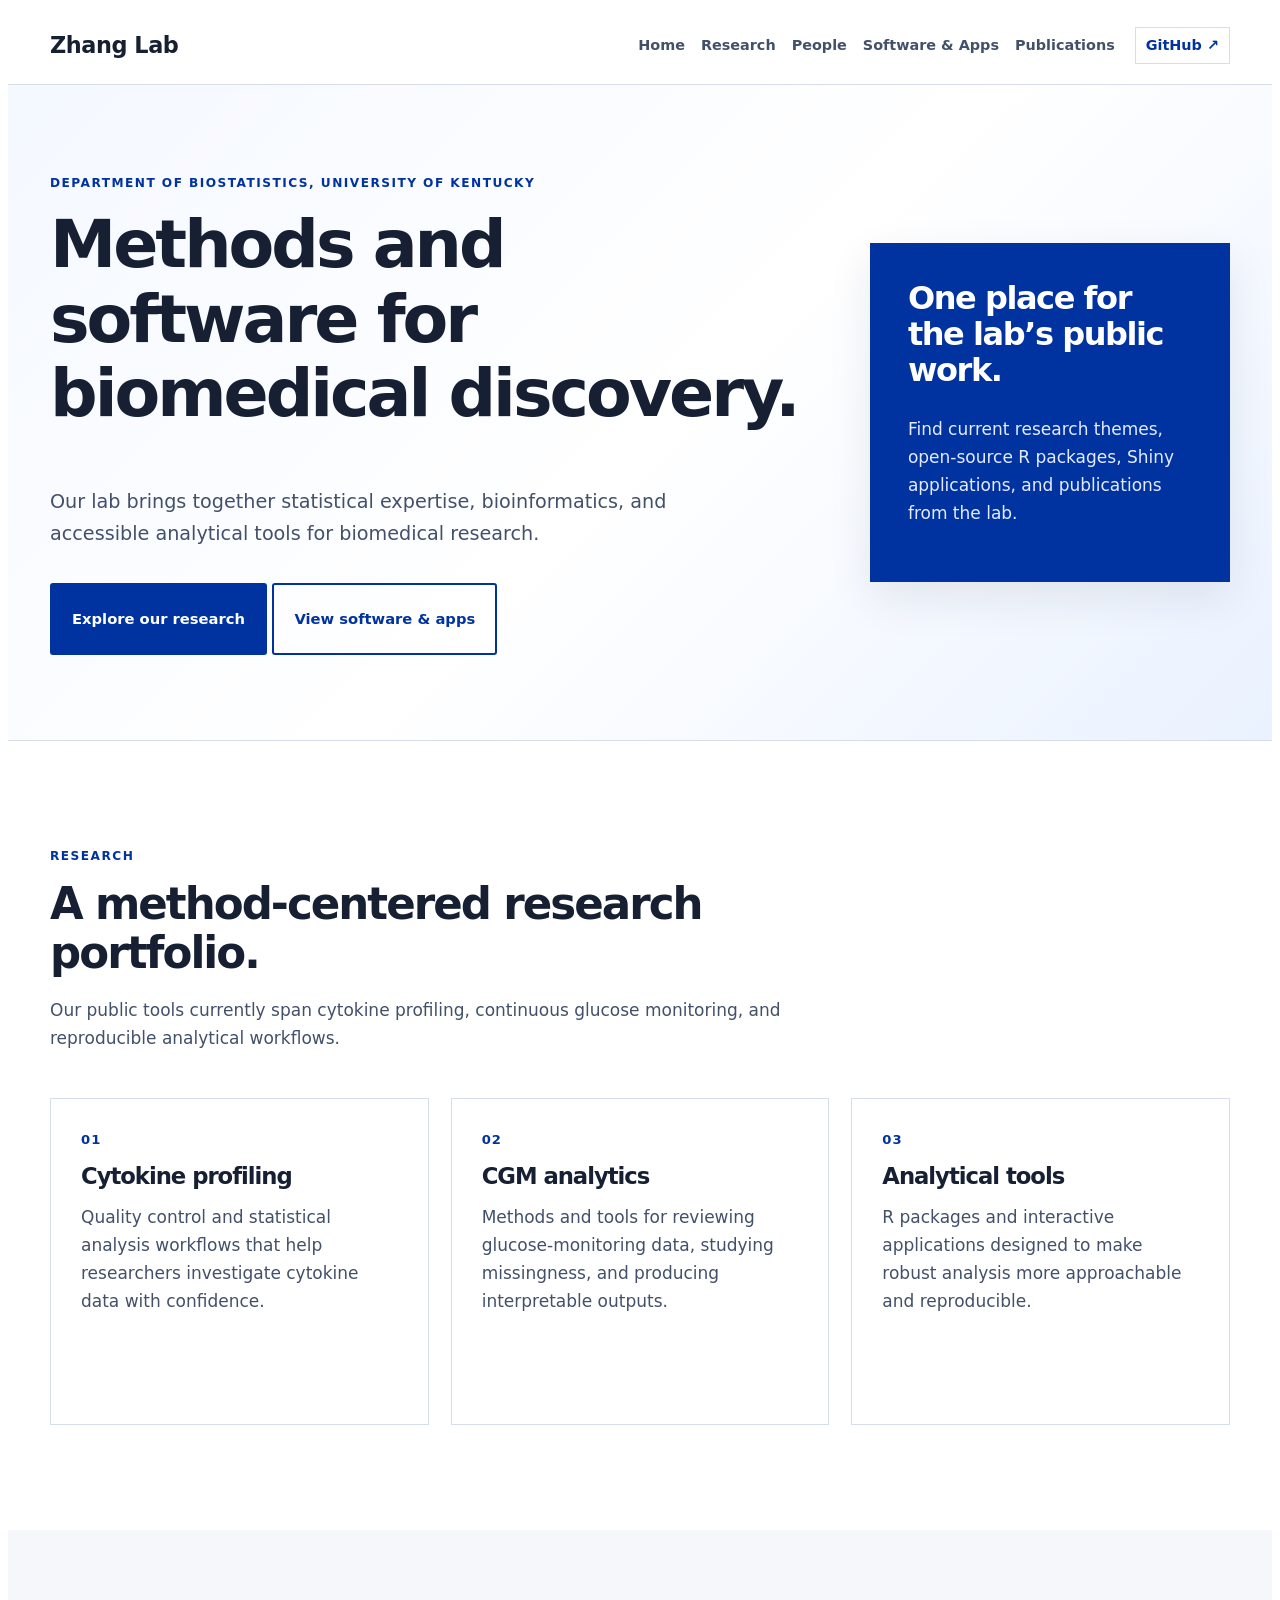
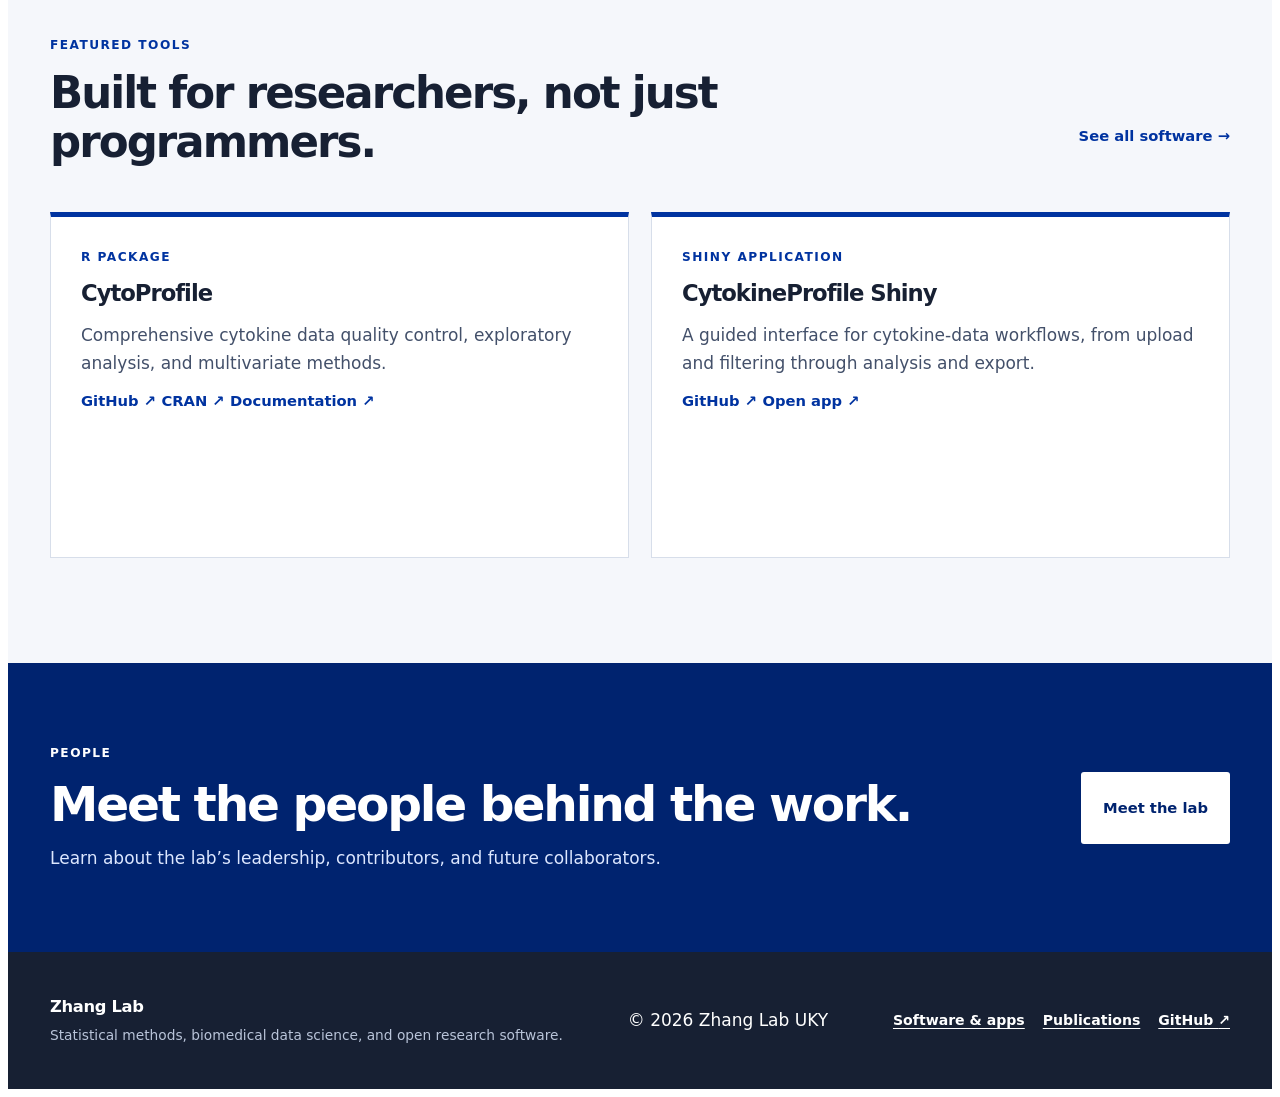
<file: docs/index.html>
<!DOCTYPE html>

<html>

<head>

<meta charset="utf-8" />
<meta name="generator" content="pandoc" />
<meta http-equiv="X-UA-Compatible" content="IE=EDGE" />

<meta name="viewport" content="width=device-width, initial-scale=1" />



<title>Zhang Lab | University of Kentucky</title>

<script src="site_libs/header-attrs-2.31/header-attrs.js"></script>
<link href="site_libs/highlightjs-9.12.0/default.css" rel="stylesheet" />
<script src="site_libs/highlightjs-9.12.0/highlight.js"></script>
<meta name="google-site-verification" content="EeB2jFbdPNDR_9L0_OuowgauQdKRKd-zUmO2JhWP1ak" />
<link rel="icon" type="image/png" href="assets/favicon.png">
<script type="application/ld+json">
{
  "@context": "https://schema.org",
  "@type": "Organization",
  "@id": "https://zhanglabuky.github.io/lab-website/#organization",
  "name": "Zhang Lab",
  "url": "https://zhanglabuky.github.io/lab-website/",
  "parentOrganization": {
    "@type": "CollegeOrUniversity",
    "name": "University of Kentucky",
    "url": "https://www.uky.edu/"
  },
  "member": {
    "@type": "Person",
    "name": "Xiaohua Douglas Zhang",
    "jobTitle": "Professor",
    "url": "https://cph.uky.edu/directory/xiaohua-zhang",
    "sameAs": "https://orcid.org/0000-0002-2486-7931"
  }
}
</script>
<meta name="description" content="Zhang Lab at the University of Kentucky develops statistical, bioinformatics, and analytical tools for biomedical research." />
<link rel="canonical" href="https://zhanglabuky.github.io/lab-website/" />

<style type="text/css">
  code{white-space: pre-wrap;}
  span.smallcaps{font-variant: small-caps;}
  span.underline{text-decoration: underline;}
  div.column{display: inline-block; vertical-align: top; width: 50%;}
  div.hanging-indent{margin-left: 1.5em; text-indent: -1.5em;}
  ul.task-list{list-style: none;}
    </style>

<style type="text/css">code{white-space: pre;}</style>
<script type="text/javascript">
if (window.hljs) {
  hljs.configure({languages: []});
  hljs.initHighlightingOnLoad();
  if (document.readyState && document.readyState === "complete") {
    window.setTimeout(function() { hljs.initHighlighting(); }, 0);
  }
}
</script>






<link rel="stylesheet" href="assets/css/zhang-lab.css" type="text/css" />




</head>

<body>


<nav class="site-nav" aria-label="Primary navigation">
  <div class="site-shell site-nav-inner">
    <a class="site-wordmark" href="index.html">Zhang Lab</a>
    <div class="site-nav-links">
      <a href="index.html">Home</a>
      <a href="research.html">Research</a>
      <a href="people.html">People</a>
      <a href="software.html">Software &amp; Apps</a>
      <a href="publications.html">Publications</a>
      <a class="site-nav-github" href="https://github.com/ZhangLabUKY" target="_blank" rel="noopener">GitHub <span aria-hidden="true">↗</span></a>
    </div>
  </div>
</nav>


<h1 class="title toc-ignore">Zhang Lab | University of Kentucky</h1>



<section class="hero" aria-labelledby="home-title">
<div class="site-shell hero-grid">
<div class="hero-copy">
<p class="eyebrow">
Department of Biostatistics, University of Kentucky
</p>
<h1 id="home-title">
Methods and software for biomedical discovery.
</h1>
<p class="hero-lede">
Our lab brings together statistical expertise, bioinformatics, and
accessible analytical tools for biomedical research.
</p>
<div class="button-row">
<p><a class="button button-primary" href="research.html">Explore our
research</a>
<a class="button button-secondary" href="software.html">View software
&amp; apps</a></p>
</div>
</div>
<aside class="hero-panel" aria-label="Lab website overview">
<h2>
One place for the lab’s public work.
</h2>
<p>
Find current research themes, open-source R packages, Shiny
applications, and publications from the lab.
</p>
</aside>
</div>
</section>
<section class="section" aria-labelledby="research-themes">
<div class="site-shell">
<div class="section-heading">
<p class="eyebrow">
Research
</p>
<h2 id="research-themes">
A method-centered research portfolio.
</h2>
<p>
Our public tools currently span cytokine profiling, continuous glucose
monitoring, and reproducible analytical workflows.
</p>
</div>
<div class="card-grid card-grid-three">
<article class="feature-card">
<p class="card-index">
01
</p>
<h3>
Cytokine profiling
</h3>
<p>
Quality control and statistical analysis workflows that help researchers
investigate cytokine data with confidence.
</p>
</article>
<article class="feature-card">
<p class="card-index">
02
</p>
<h3>
CGM analytics
</h3>
<p>
Methods and tools for reviewing glucose-monitoring data, studying
missingness, and producing interpretable outputs.
</p>
</article>
<article class="feature-card">
<p class="card-index">
03
</p>
<h3>
Analytical tools
</h3>
<p>
R packages and interactive applications designed to make robust analysis
more approachable and reproducible.
</p>
</article>
</div>
</div>
</section>
<section class="section section-muted" aria-labelledby="featured-tools">
<div class="site-shell">
<div class="section-heading section-heading-split">
<div>
<p class="eyebrow">
Featured tools
</p>
<h2 id="featured-tools">
Built for researchers, not just programmers.
</h2>
</div>
<p><a class="text-link" href="software.html">See all software <span
aria-hidden="true">→</span></a></p>
</div>
<div class="featured-grid">
<article class="tool-preview">
<p class="tool-type">
R package
</p>
<h3>
CytoProfile
</h3>
<p>
Comprehensive cytokine data quality control, exploratory analysis, and
multivariate methods.
</p>
<a class="text-link" href="https://github.com/saraswatsh/CytoProfile" target="_blank" rel="noopener">GitHub
<span aria-hidden="true">↗</span></a>
<a class="text-link" href="https://cran.r-project.org/package=CytoProfile" target="_blank" rel="noopener">CRAN
<span aria-hidden="true">↗</span></a>
<a class="text-link" href="https://cytoprofile.cytokineprofile.org/" target="_blank" rel="noopener">Documentation
<span aria-hidden="true">↗</span></a>
</article>
<article class="tool-preview">
<p class="tool-type">
Shiny application
</p>
<h3>
CytokineProfile Shiny
</h3>
<p>
A guided interface for cytokine-data workflows, from upload and
filtering through analysis and export.
</p>
<a class="text-link" href="https://github.com/ZhangLabUKY/CytokineProfileShinyApp" target="_blank" rel="noopener">GitHub
<span aria-hidden="true">↗</span></a>
<a class="text-link" href="https://shiny.cytokineprofile.org" target="_blank" rel="noopener">Open
app <span aria-hidden="true">↗</span></a>
</article>
</div>
</div>
</section>
<section class="section cta-section" aria-labelledby="people-callout">
<div class="site-shell cta-layout">
<div>
<p class="eyebrow eyebrow-light">
People
</p>
<h2 id="people-callout">
Meet the people behind the work.
</h2>
<p>
Learn about the lab’s leadership, contributors, and future
collaborators.
</p>
</div>
<p><a class="button button-light" href="people.html">Meet the
lab</a></p>
</div>
</section>

<footer class="site-footer">
  <div class="site-shell footer-inner">
    <div>
      <p class="footer-wordmark">Zhang Lab</p>
      <p class="footer-note">Statistical methods, biomedical data science, and open research software.</p>
    </div>
    <div class="container text-center navbar-text">
        &copy; 2026 Zhang Lab UKY
    </div>
    <div class="footer-links" aria-label="Footer links">
      <a href="software.html">Software &amp; apps</a>
      <a href="publications.html">Publications</a>
      <a href="https://github.com/ZhangLabUKY" target="_blank" rel="noopener">GitHub <span aria-hidden="true">↗</span></a>
    </div>
  </div>
</footer>


<!-- code folding -->


<!-- dynamically load mathjax for compatibility with self-contained -->
<script>
  (function () {
    var script = document.createElement("script");
    script.type = "text/javascript";
    script.src  = "https://mathjax.rstudio.com/latest/MathJax.js?config=TeX-AMS-MML_HTMLorMML";
    document.getElementsByTagName("head")[0].appendChild(script);
  })();
</script>

</body>
</html>
</file>
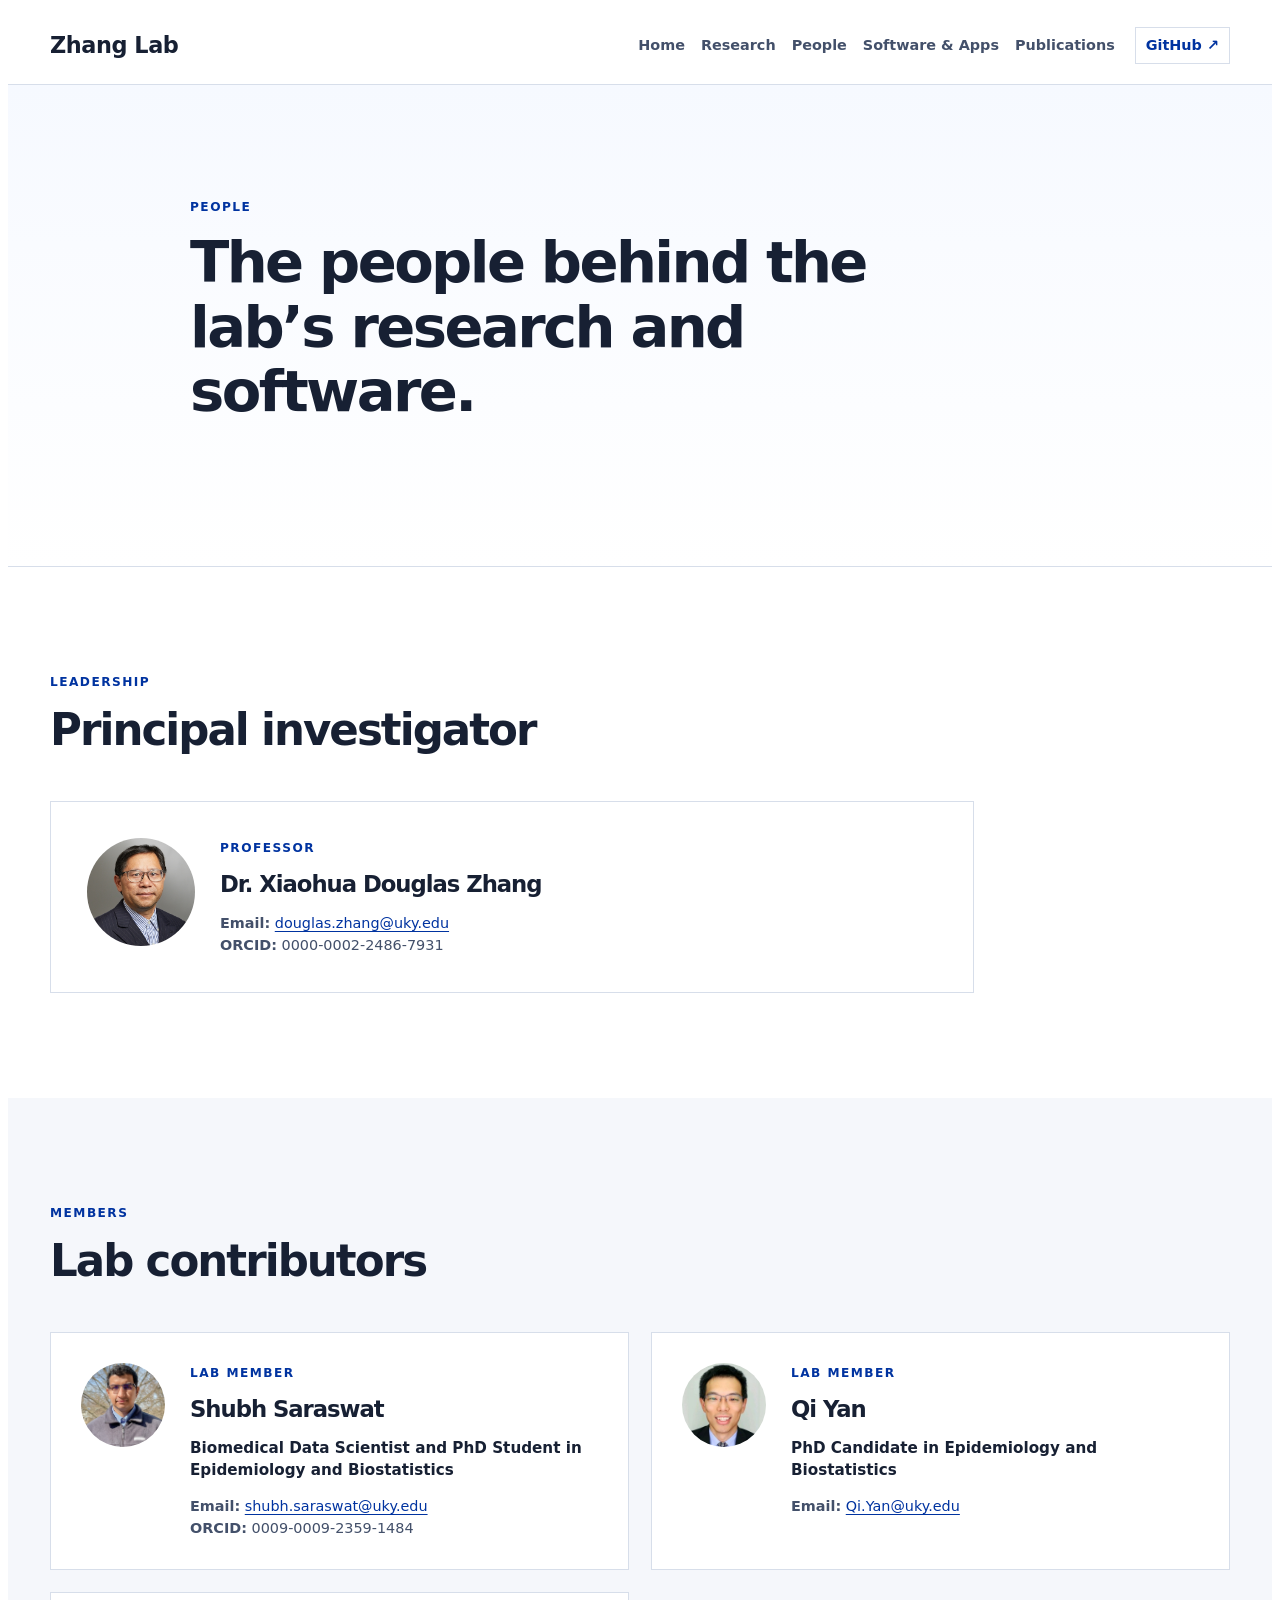
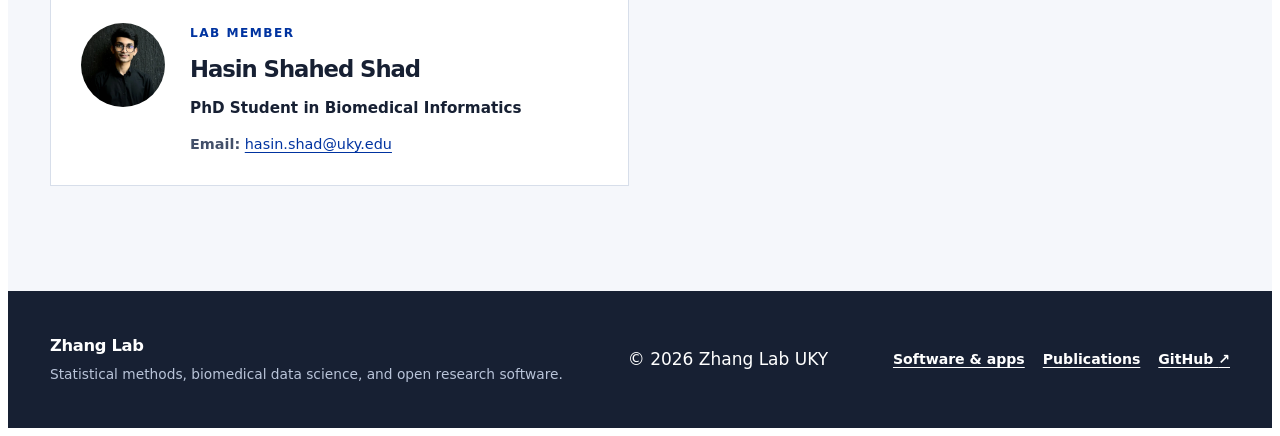
<file: docs/people.html>
<!DOCTYPE html>

<html>

<head>

<meta charset="utf-8" />
<meta name="generator" content="pandoc" />
<meta http-equiv="X-UA-Compatible" content="IE=EDGE" />

<meta name="viewport" content="width=device-width, initial-scale=1" />



<title>People | Zhang Lab | University of Kentucky</title>

<script src="site_libs/header-attrs-2.31/header-attrs.js"></script>
<link href="site_libs/highlightjs-9.12.0/default.css" rel="stylesheet" />
<script src="site_libs/highlightjs-9.12.0/highlight.js"></script>
<meta name="google-site-verification" content="EeB2jFbdPNDR_9L0_OuowgauQdKRKd-zUmO2JhWP1ak" />
<link rel="icon" type="image/png" href="assets/favicon.png">
<script type="application/ld+json">
{
  "@context": "https://schema.org",
  "@type": "Organization",
  "@id": "https://zhanglabuky.github.io/lab-website/#organization",
  "name": "Zhang Lab",
  "url": "https://zhanglabuky.github.io/lab-website/",
  "parentOrganization": {
    "@type": "CollegeOrUniversity",
    "name": "University of Kentucky",
    "url": "https://www.uky.edu/"
  },
  "member": {
    "@type": "Person",
    "name": "Xiaohua Douglas Zhang",
    "jobTitle": "Professor",
    "url": "https://cph.uky.edu/directory/xiaohua-zhang",
    "sameAs": "https://orcid.org/0000-0002-2486-7931"
  }
}
</script>
<meta name="description" content="Meet the Zhang Lab team at the University of Kentucky, including Professor Xiaohua Douglas Zhang and lab contributors." />
<link rel="canonical" href="https://zhanglabuky.github.io/lab-website/people.html" />

<style type="text/css">
  code{white-space: pre-wrap;}
  span.smallcaps{font-variant: small-caps;}
  span.underline{text-decoration: underline;}
  div.column{display: inline-block; vertical-align: top; width: 50%;}
  div.hanging-indent{margin-left: 1.5em; text-indent: -1.5em;}
  ul.task-list{list-style: none;}
    </style>

<style type="text/css">code{white-space: pre;}</style>
<script type="text/javascript">
if (window.hljs) {
  hljs.configure({languages: []});
  hljs.initHighlightingOnLoad();
  if (document.readyState && document.readyState === "complete") {
    window.setTimeout(function() { hljs.initHighlighting(); }, 0);
  }
}
</script>






<link rel="stylesheet" href="assets/css/zhang-lab.css" type="text/css" />




</head>

<body>


<nav class="site-nav" aria-label="Primary navigation">
  <div class="site-shell site-nav-inner">
    <a class="site-wordmark" href="index.html">Zhang Lab</a>
    <div class="site-nav-links">
      <a href="index.html">Home</a>
      <a href="research.html">Research</a>
      <a href="people.html">People</a>
      <a href="software.html">Software &amp; Apps</a>
      <a href="publications.html">Publications</a>
      <a class="site-nav-github" href="https://github.com/ZhangLabUKY" target="_blank" rel="noopener">GitHub <span aria-hidden="true">↗</span></a>
    </div>
  </div>
</nav>


<h1 class="title toc-ignore">People | Zhang Lab | University of
Kentucky</h1>



<section class="page-hero" aria-labelledby="people-title">
<div class="site-shell narrow-copy">
<p class="eyebrow">
People
</p>
<h1 id="people-title">
The people behind the lab’s research and software.
</h1>
</div>
</section>
<section class="section" aria-labelledby="leadership-heading">
<div class="site-shell">
<div class="section-heading">
<p class="eyebrow">
Leadership
</p>
<h2 id="leadership-heading">
Principal investigator
</h2>
</div>
<article class="person-card person-card-featured person-card-linked">
<a class="person-card-overlay" href="https://cph.uky.edu/directory/xiaohua-zhang" target="_blank" rel="noopener" aria-label="View Xiaohua Douglas Zhang's UKY profile"></a>
<img class="person-photo" src="assets/douglas_zhang.jpg" alt="Portrait of Dr. Xiaohua Douglas Zhang" decoding="async">
<div class="person-content">
<p class="person-role">
Professor
</p>
<h3>
Dr. Xiaohua Douglas Zhang
</h3>
<p class="person-contact">
<strong>Email:</strong> <a href="mailto:douglas.zhang@uky.edu"
class="email">douglas.zhang@uky.edu</a><br><strong>ORCID:</strong>
0000-0002-2486-7931
</p>
</div>
</article>
</div>
</section>
<section class="section section-muted" aria-labelledby="members-heading">
<div class="site-shell">
<div class="section-heading">
<p class="eyebrow">
Members
</p>
<h2 id="members-heading">
Lab contributors
</h2>
</div>
<div class="people-grid">
<article class="person-card person-card-linked">
<a class="person-card-overlay" href="https://cph.uky.edu/directory/shubh-saraswat" target="_blank" rel="noopener" aria-label="View Shubh Saraswat's UKY profile"></a>
<img class="person-photo" src="assets/saraswat_photo.jpg" alt="Portrait of Shubh Saraswat" loading="lazy" decoding="async">
<div class="person-content">
<p class="person-role">
Lab member
</p>
<h3>
Shubh Saraswat
</h3>
<p class="person-title">
Biomedical Data Scientist and PhD Student in Epidemiology and
Biostatistics
</p>
<p class="person-contact">
<strong>Email:</strong> <a href="mailto:shubh.saraswat@uky.edu"
class="email">shubh.saraswat@uky.edu</a><br><strong>ORCID:</strong>
0009-0009-2359-1484
</p>
</div>
</article>
<article class="person-card">
<img class="person-photo" src="assets/qi_yan.jpg" alt="Portrait of Qi Yan" loading="lazy" decoding="async">
<div class="person-content">
<p class="person-role">
Lab member
</p>
<h3>
Qi Yan
</h3>
<p class="person-title">
PhD Candidate in Epidemiology and Biostatistics
</p>
<p class="person-contact">
<strong>Email:</strong> <a href="mailto:Qi.Yan@uky.edu"
class="email">Qi.Yan@uky.edu</a>
</p>
</div>
</article>
<article class="person-card">
<img class="person-photo" src="assets/Hasin-Shahed-Shad.jpg" alt="Portrait of Hasin Shahed Shad" loading="lazy" decoding="async">
<div class="person-content">
<p class="person-role">
Lab member
</p>
<h3>
Hasin Shahed Shad
</h3>
<p class="person-title">
PhD Student in Biomedical Informatics
</p>
<p class="person-contact">
<strong>Email:</strong> <a href="mailto:hasin.shad@uky.edu"
class="email">hasin.shad@uky.edu</a>
</p>
</div>
</article>
</div>
</div>
</section>

<footer class="site-footer">
  <div class="site-shell footer-inner">
    <div>
      <p class="footer-wordmark">Zhang Lab</p>
      <p class="footer-note">Statistical methods, biomedical data science, and open research software.</p>
    </div>
    <div class="container text-center navbar-text">
        &copy; 2026 Zhang Lab UKY
    </div>
    <div class="footer-links" aria-label="Footer links">
      <a href="software.html">Software &amp; apps</a>
      <a href="publications.html">Publications</a>
      <a href="https://github.com/ZhangLabUKY" target="_blank" rel="noopener">GitHub <span aria-hidden="true">↗</span></a>
    </div>
  </div>
</footer>


<!-- code folding -->


<!-- dynamically load mathjax for compatibility with self-contained -->
<script>
  (function () {
    var script = document.createElement("script");
    script.type = "text/javascript";
    script.src  = "https://mathjax.rstudio.com/latest/MathJax.js?config=TeX-AMS-MML_HTMLorMML";
    document.getElementsByTagName("head")[0].appendChild(script);
  })();
</script>

</body>
</html>
</file>
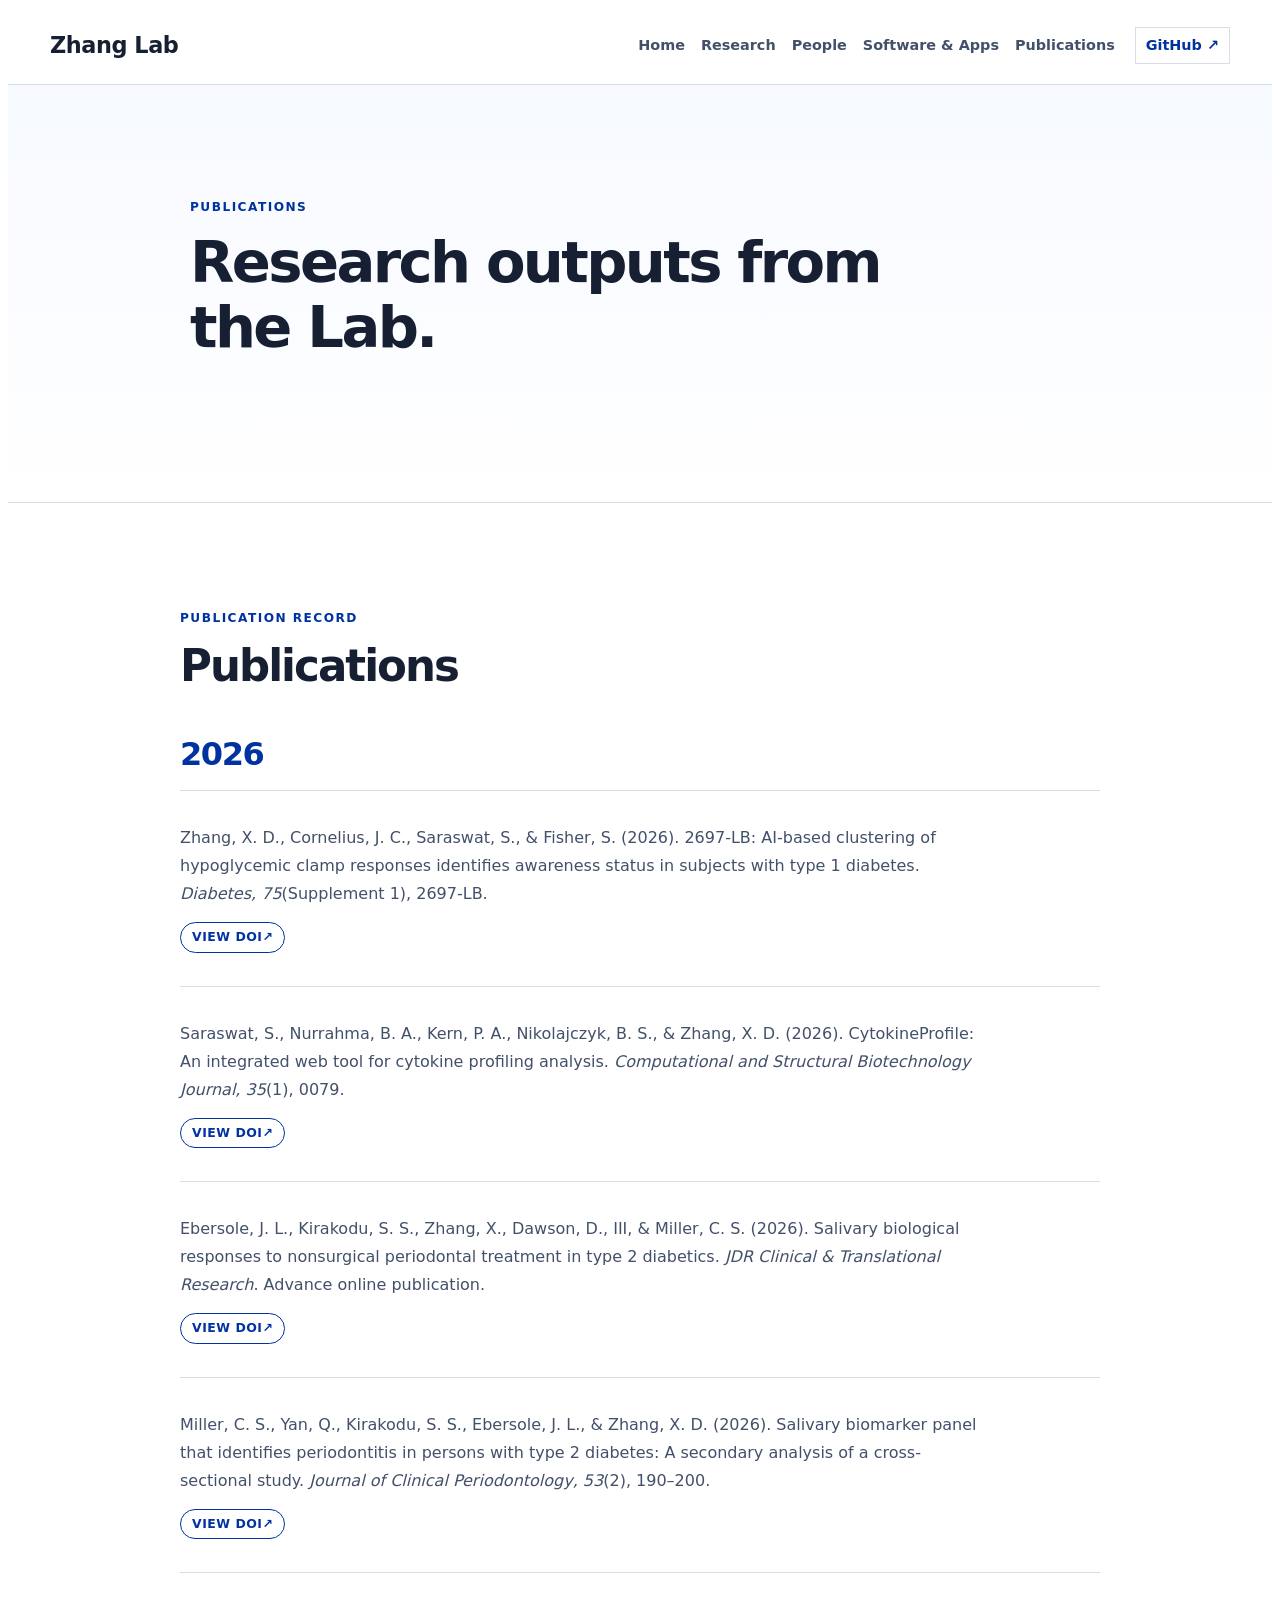
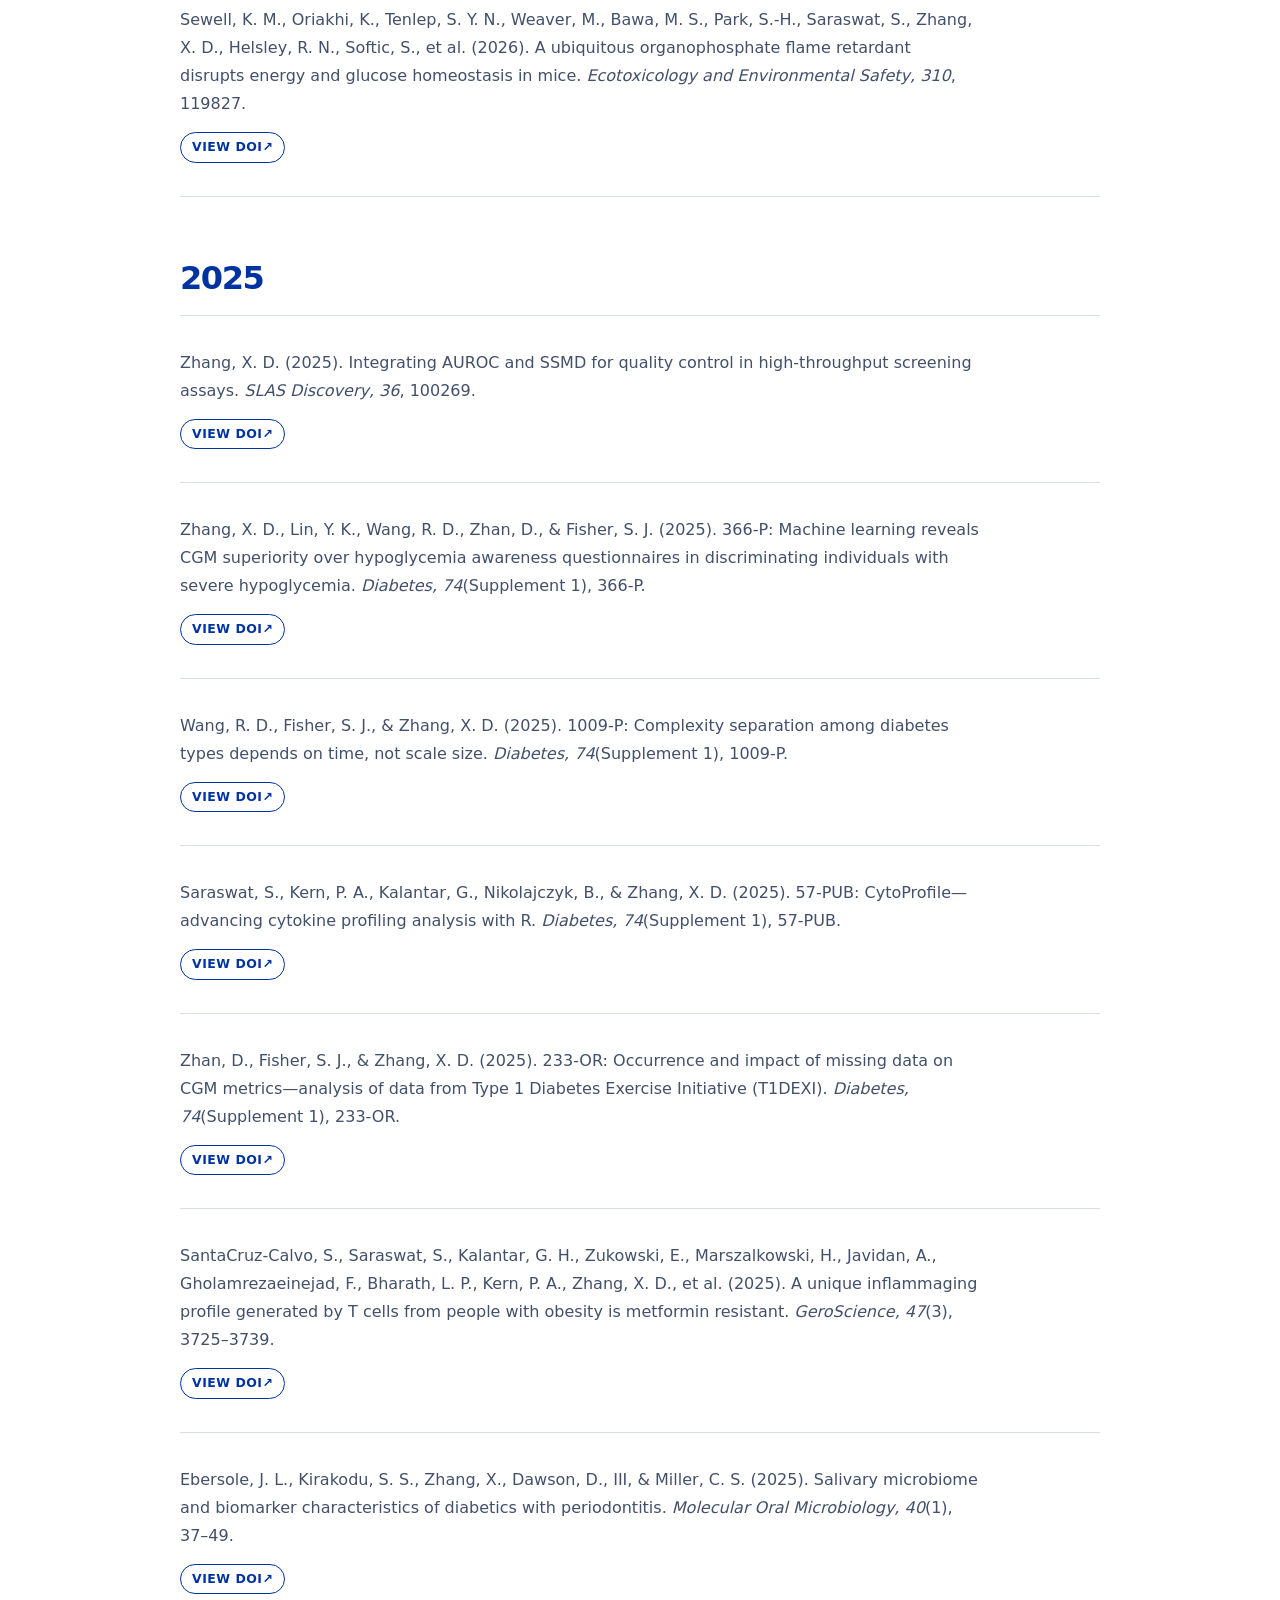
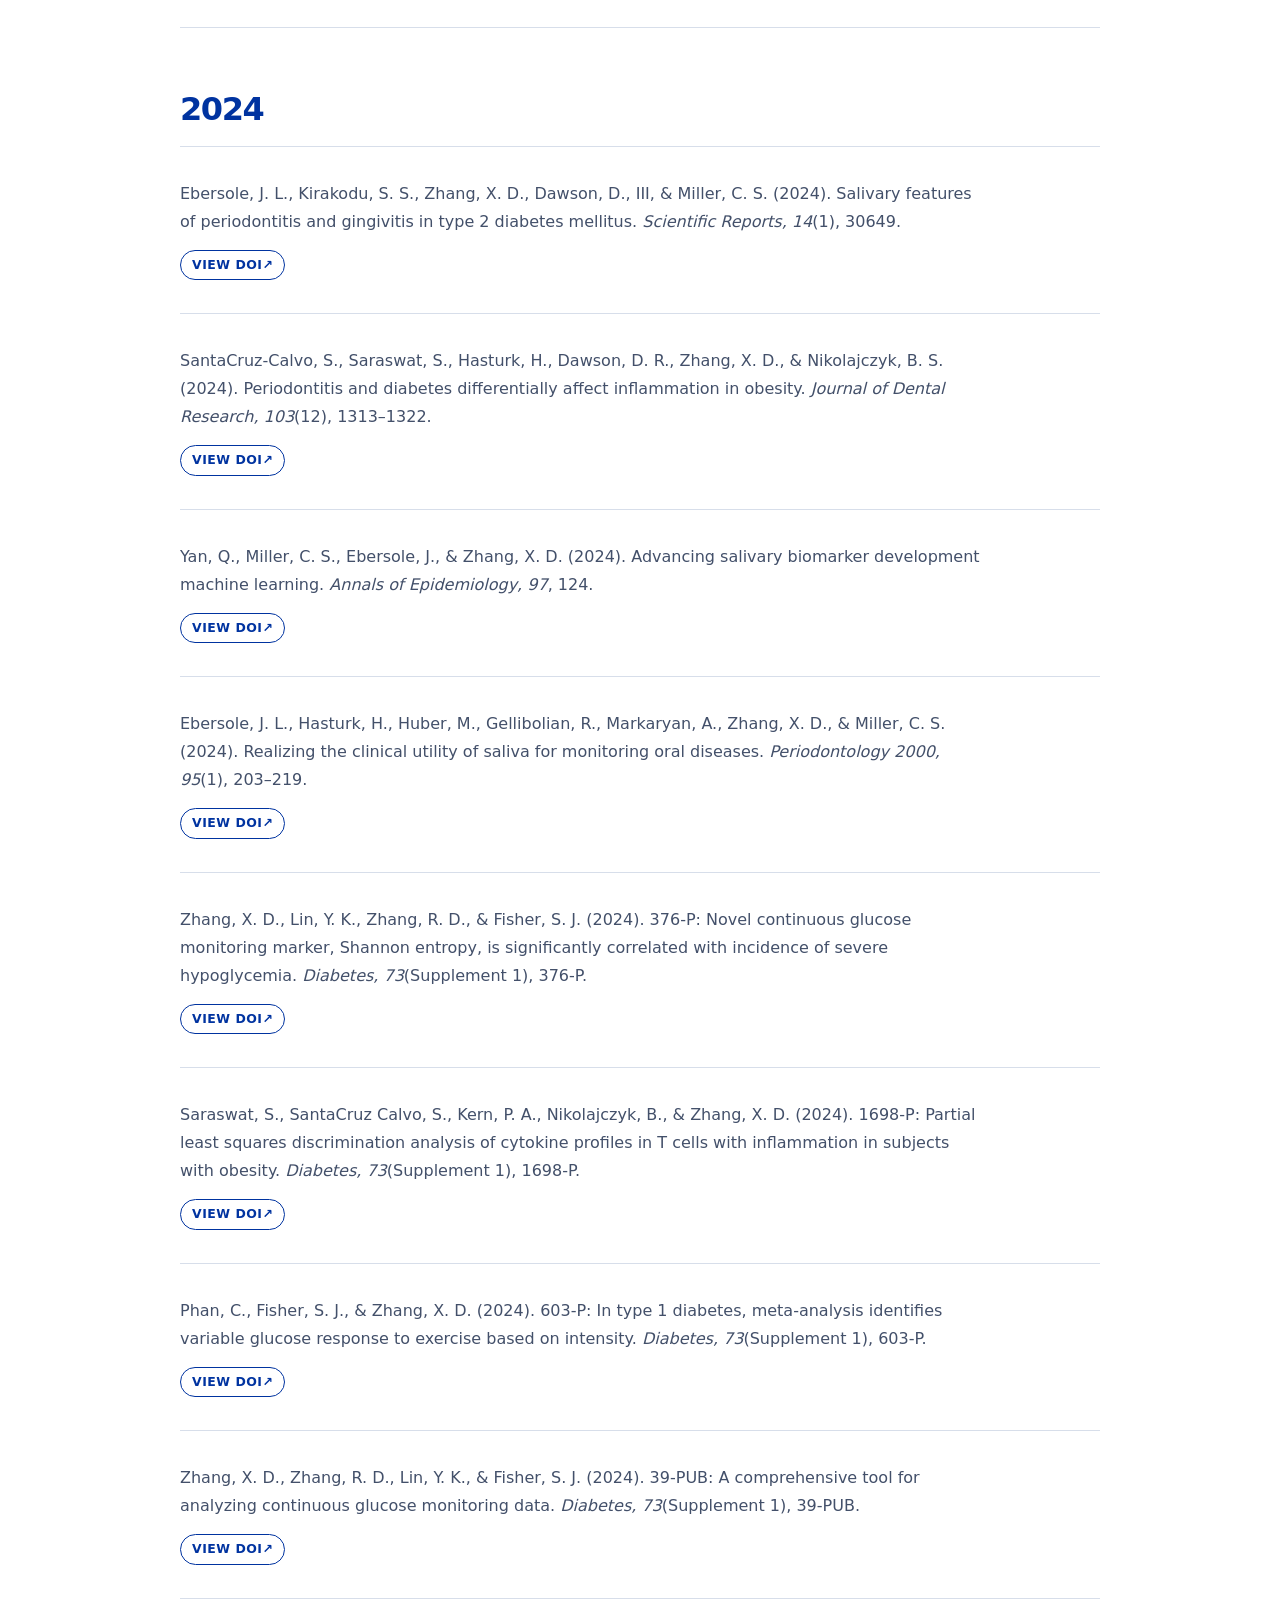
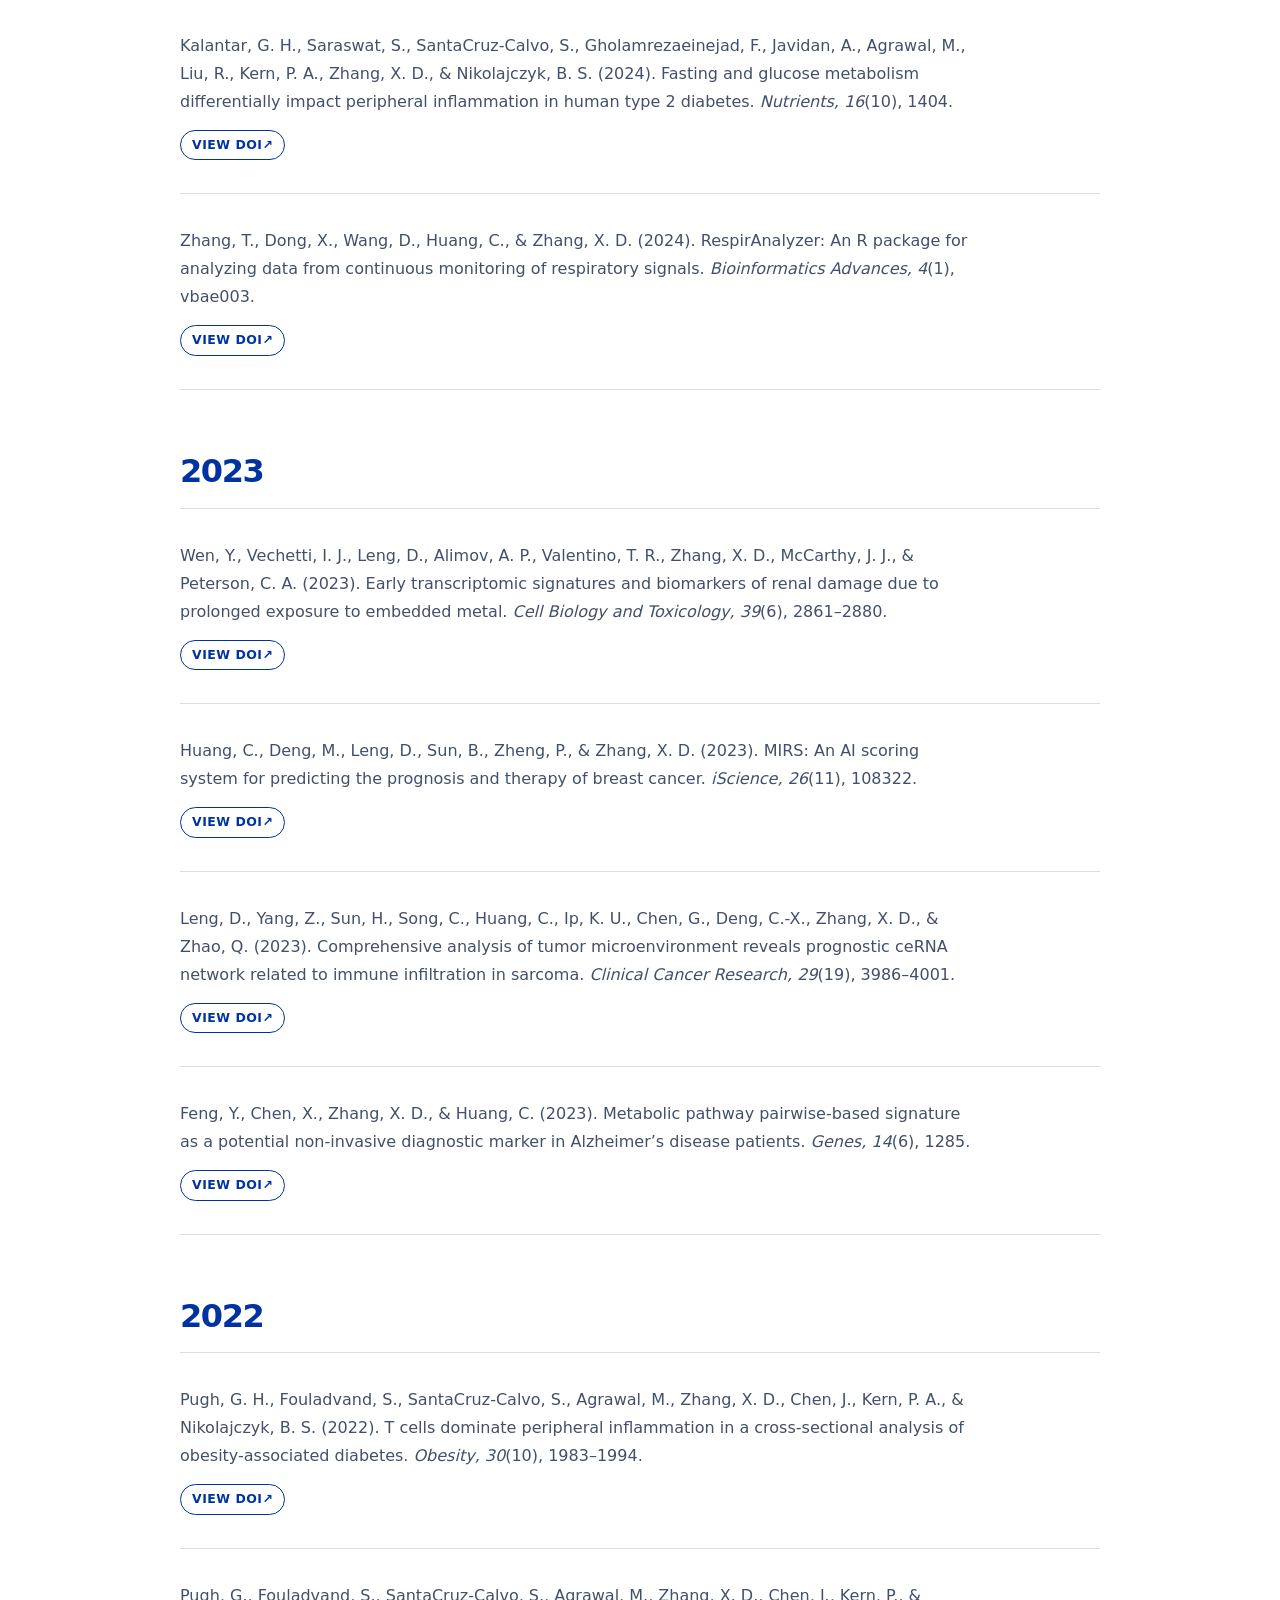
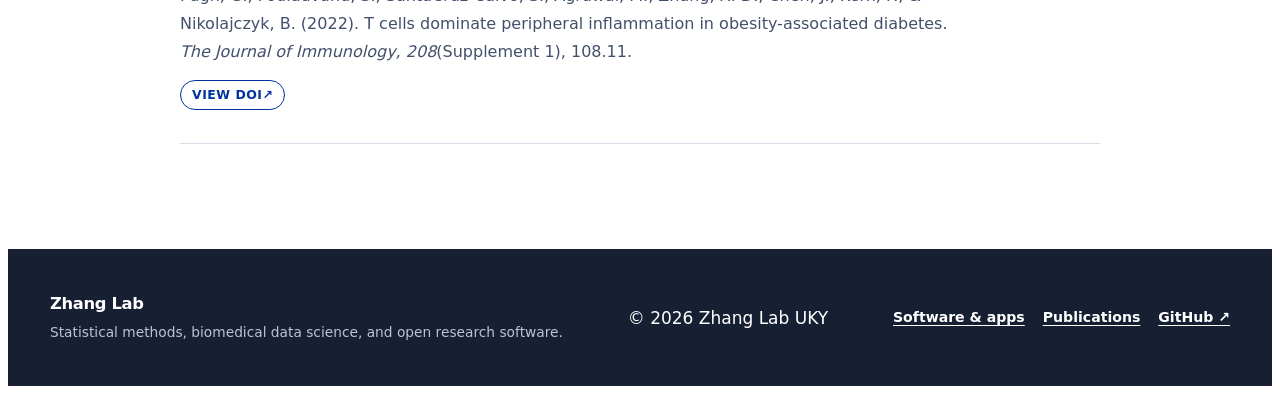
<file: docs/publications.html>
<!DOCTYPE html>

<html>

<head>

<meta charset="utf-8" />
<meta name="generator" content="pandoc" />
<meta http-equiv="X-UA-Compatible" content="IE=EDGE" />

<meta name="viewport" content="width=device-width, initial-scale=1" />



<title>Publications | Zhang Lab | University of Kentucky</title>

<script src="site_libs/header-attrs-2.31/header-attrs.js"></script>
<link href="site_libs/highlightjs-9.12.0/default.css" rel="stylesheet" />
<script src="site_libs/highlightjs-9.12.0/highlight.js"></script>
<meta name="google-site-verification" content="EeB2jFbdPNDR_9L0_OuowgauQdKRKd-zUmO2JhWP1ak" />
<link rel="icon" type="image/png" href="assets/favicon.png">
<script type="application/ld+json">
{
  "@context": "https://schema.org",
  "@type": "Organization",
  "@id": "https://zhanglabuky.github.io/lab-website/#organization",
  "name": "Zhang Lab",
  "url": "https://zhanglabuky.github.io/lab-website/",
  "parentOrganization": {
    "@type": "CollegeOrUniversity",
    "name": "University of Kentucky",
    "url": "https://www.uky.edu/"
  },
  "member": {
    "@type": "Person",
    "name": "Xiaohua Douglas Zhang",
    "jobTitle": "Professor",
    "url": "https://cph.uky.edu/directory/xiaohua-zhang",
    "sameAs": "https://orcid.org/0000-0002-2486-7931"
  }
}
</script>
<meta name="description" content="Publications from the Zhang Lab at the University of Kentucky, presented in reverse chronological order." />
<link rel="canonical" href="https://zhanglabuky.github.io/lab-website/publications.html" />

<style type="text/css">
  code{white-space: pre-wrap;}
  span.smallcaps{font-variant: small-caps;}
  span.underline{text-decoration: underline;}
  div.column{display: inline-block; vertical-align: top; width: 50%;}
  div.hanging-indent{margin-left: 1.5em; text-indent: -1.5em;}
  ul.task-list{list-style: none;}
    </style>

<style type="text/css">code{white-space: pre;}</style>
<script type="text/javascript">
if (window.hljs) {
  hljs.configure({languages: []});
  hljs.initHighlightingOnLoad();
  if (document.readyState && document.readyState === "complete") {
    window.setTimeout(function() { hljs.initHighlighting(); }, 0);
  }
}
</script>






<link rel="stylesheet" href="assets/css/zhang-lab.css" type="text/css" />




</head>

<body>


<nav class="site-nav" aria-label="Primary navigation">
  <div class="site-shell site-nav-inner">
    <a class="site-wordmark" href="index.html">Zhang Lab</a>
    <div class="site-nav-links">
      <a href="index.html">Home</a>
      <a href="research.html">Research</a>
      <a href="people.html">People</a>
      <a href="software.html">Software &amp; Apps</a>
      <a href="publications.html">Publications</a>
      <a class="site-nav-github" href="https://github.com/ZhangLabUKY" target="_blank" rel="noopener">GitHub <span aria-hidden="true">↗</span></a>
    </div>
  </div>
</nav>


<h1 class="title toc-ignore">Publications | Zhang Lab | University of
Kentucky</h1>



<section class="page-hero" aria-labelledby="publications-title">
<div class="site-shell narrow-copy">
<p class="eyebrow">
Publications
</p>
<h1 id="publications-title">
Research outputs from the Lab.
</h1>
</div>
</section>
<section class="section" aria-labelledby="publication-record">
<div class="site-shell publication-layout">
<div class="section-heading">
<p class="eyebrow">
Publication record
</p>
<h2 id="publication-record">
Publications
</h2>
</div>
<div class="publication-timeline">
<section class="publication-year-group" aria-labelledby="publications-2026">
<h3 id="publications-2026">
2026
</h3>
<ol class="publication-list">
<li>
<p class="publication-entry">
Zhang, X. D., Cornelius, J. C., Saraswat, S., &amp; Fisher, S. (2026).
2697-LB: AI-based clustering of hypoglycemic clamp responses identifies
awareness status in subjects with type 1 diabetes. <em>Diabetes,
75</em>(Supplement 1), 2697-LB.
</p>
<a class="publication-doi" href="https://doi.org/10.2337/db26-2697-LB" target="_blank" rel="noopener" aria-label="View DOI for AI-based clustering of hypoglycemic clamp responses">View
DOI <span aria-hidden="true">↗</span></a>
</li>
<li>
<p class="publication-entry">
Saraswat, S., Nurrahma, B. A., Kern, P. A., Nikolajczyk, B. S., &amp;
Zhang, X. D. (2026). CytokineProfile: An integrated web tool for
cytokine profiling analysis. <em>Computational and Structural
Biotechnology Journal, 35</em>(1), 0079.
</p>
<a class="publication-doi" href="https://doi.org/10.34133/csbj.0079" target="_blank" rel="noopener" aria-label="View DOI for CytokineProfile">View
DOI <span aria-hidden="true">↗</span></a>
</li>
<li>
<p class="publication-entry">
Ebersole, J. L., Kirakodu, S. S., Zhang, X., Dawson, D., III, &amp;
Miller, C. S. (2026). Salivary biological responses to nonsurgical
periodontal treatment in type 2 diabetics. <em>JDR Clinical &amp;
Translational Research</em>. Advance online publication.
</p>
<a class="publication-doi" href="https://doi.org/10.1177/23800844261437825" target="_blank" rel="noopener" aria-label="View DOI for Salivary biological responses to nonsurgical periodontal treatment">View
DOI <span aria-hidden="true">↗</span></a>
</li>
<li>
<p class="publication-entry">
Miller, C. S., Yan, Q., Kirakodu, S. S., Ebersole, J. L., &amp; Zhang,
X. D. (2026). Salivary biomarker panel that identifies periodontitis in
persons with type 2 diabetes: A secondary analysis of a cross-sectional
study. <em>Journal of Clinical Periodontology, 53</em>(2), 190–200.
</p>
<a class="publication-doi" href="https://doi.org/10.1111/jcpe.70049" target="_blank" rel="noopener" aria-label="View DOI for Salivary biomarker panel">View
DOI <span aria-hidden="true">↗</span></a>
</li>
<li>
<p class="publication-entry">
Sewell, K. M., Oriakhi, K., Tenlep, S. Y. N., Weaver, M., Bawa, M. S.,
Park, S.-H., Saraswat, S., Zhang, X. D., Helsley, R. N., Softic, S., et
al. (2026). A ubiquitous organophosphate flame retardant disrupts energy
and glucose homeostasis in mice. <em>Ecotoxicology and Environmental
Safety, 310</em>, 119827.
</p>
<a class="publication-doi" href="https://doi.org/10.1016/j.ecoenv.2026.119827" target="_blank" rel="noopener" aria-label="View DOI for A ubiquitous organophosphate flame retardant">View
DOI <span aria-hidden="true">↗</span></a>
</li>
</ol>
</section>
<section class="publication-year-group" aria-labelledby="publications-2025">
<h3 id="publications-2025">
2025
</h3>
<ol class="publication-list">
<li>
<p class="publication-entry">
Zhang, X. D. (2025). Integrating AUROC and SSMD for quality control in
high-throughput screening assays. <em>SLAS Discovery, 36</em>, 100269.
</p>
<a class="publication-doi" href="https://doi.org/10.1016/j.slasd.2025.100269" target="_blank" rel="noopener" aria-label="View DOI for Integrating AUROC and SSMD for quality control">View
DOI <span aria-hidden="true">↗</span></a>
</li>
<li>
<p class="publication-entry">
Zhang, X. D., Lin, Y. K., Wang, R. D., Zhan, D., &amp; Fisher, S. J.
(2025). 366-P: Machine learning reveals CGM superiority over
hypoglycemia awareness questionnaires in discriminating individuals with
severe hypoglycemia. <em>Diabetes, 74</em>(Supplement 1), 366-P.
</p>
<a class="publication-doi" href="https://doi.org/10.2337/db25-366-P" target="_blank" rel="noopener" aria-label="View DOI for Machine learning reveals CGM superiority">View
DOI <span aria-hidden="true">↗</span></a>
</li>
<li>
<p class="publication-entry">
Wang, R. D., Fisher, S. J., &amp; Zhang, X. D. (2025). 1009-P:
Complexity separation among diabetes types depends on time, not scale
size. <em>Diabetes, 74</em>(Supplement 1), 1009-P.
</p>
<a class="publication-doi" href="https://doi.org/10.2337/db25-1009-P" target="_blank" rel="noopener" aria-label="View DOI for Complexity separation among diabetes types">View
DOI <span aria-hidden="true">↗</span></a>
</li>
<li>
<p class="publication-entry">
Saraswat, S., Kern, P. A., Kalantar, G., Nikolajczyk, B., &amp; Zhang,
X. D. (2025). 57-PUB: CytoProfile—advancing cytokine profiling analysis
with R. <em>Diabetes, 74</em>(Supplement 1), 57-PUB.
</p>
<a class="publication-doi" href="https://doi.org/10.2337/db25-57-PUB" target="_blank" rel="noopener" aria-label="View DOI for CytoProfile advancing cytokine profiling analysis with R">View
DOI <span aria-hidden="true">↗</span></a>
</li>
<li>
<p class="publication-entry">
Zhan, D., Fisher, S. J., &amp; Zhang, X. D. (2025). 233-OR: Occurrence
and impact of missing data on CGM metrics—analysis of data from Type 1
Diabetes Exercise Initiative (T1DEXI). <em>Diabetes, 74</em>(Supplement
1), 233-OR.
</p>
<a class="publication-doi" href="https://doi.org/10.2337/db25-233-OR" target="_blank" rel="noopener" aria-label="View DOI for Occurrence and impact of missing data on CGM metrics">View
DOI <span aria-hidden="true">↗</span></a>
</li>
<li>
<p class="publication-entry">
SantaCruz-Calvo, S., Saraswat, S., Kalantar, G. H., Zukowski, E.,
Marszalkowski, H., Javidan, A., Gholamrezaeinejad, F., Bharath, L. P.,
Kern, P. A., Zhang, X. D., et al. (2025). A unique inflammaging profile
generated by T cells from people with obesity is metformin resistant.
<em>GeroScience, 47</em>(3), 3725–3739.
</p>
<a class="publication-doi" href="https://doi.org/10.1007/s11357-024-01441-4" target="_blank" rel="noopener" aria-label="View DOI for A unique inflammaging profile">View
DOI <span aria-hidden="true">↗</span></a>
</li>
<li>
<p class="publication-entry">
Ebersole, J. L., Kirakodu, S. S., Zhang, X., Dawson, D., III, &amp;
Miller, C. S. (2025). Salivary microbiome and biomarker characteristics
of diabetics with periodontitis. <em>Molecular Oral Microbiology,
40</em>(1), 37–49.
</p>
<a class="publication-doi" href="https://doi.org/10.1111/omi.12485" target="_blank" rel="noopener" aria-label="View DOI for Salivary microbiome and biomarker characteristics">View
DOI <span aria-hidden="true">↗</span></a>
</li>
</ol>
</section>
<section class="publication-year-group" aria-labelledby="publications-2024">
<h3 id="publications-2024">
2024
</h3>
<ol class="publication-list">
<li>
<p class="publication-entry">
Ebersole, J. L., Kirakodu, S. S., Zhang, X. D., Dawson, D., III, &amp;
Miller, C. S. (2024). Salivary features of periodontitis and gingivitis
in type 2 diabetes mellitus. <em>Scientific Reports, 14</em>(1), 30649.
</p>
<a class="publication-doi" href="https://doi.org/10.1038/s41598-024-77434-2" target="_blank" rel="noopener" aria-label="View DOI for Salivary features of periodontitis and gingivitis">View
DOI <span aria-hidden="true">↗</span></a>
</li>
<li>
<p class="publication-entry">
SantaCruz-Calvo, S., Saraswat, S., Hasturk, H., Dawson, D. R., Zhang, X.
D., &amp; Nikolajczyk, B. S. (2024). Periodontitis and diabetes
differentially affect inflammation in obesity. <em>Journal of Dental
Research, 103</em>(12), 1313–1322.
</p>
<a class="publication-doi" href="https://doi.org/10.1177/00220345241280743" target="_blank" rel="noopener" aria-label="View DOI for Periodontitis and diabetes differentially affect inflammation in obesity">View
DOI <span aria-hidden="true">↗</span></a>
</li>
<li>
<p class="publication-entry">
Yan, Q., Miller, C. S., Ebersole, J., &amp; Zhang, X. D. (2024).
Advancing salivary biomarker development machine learning. <em>Annals of
Epidemiology, 97</em>, 124.
</p>
<a class="publication-doi" href="https://doi.org/10.1016/j.annepidem.2024.07.031" target="_blank" rel="noopener" aria-label="View DOI for Advancing salivary biomarker development machine learning">View
DOI <span aria-hidden="true">↗</span></a>
</li>
<li>
<p class="publication-entry">
Ebersole, J. L., Hasturk, H., Huber, M., Gellibolian, R., Markaryan, A.,
Zhang, X. D., &amp; Miller, C. S. (2024). Realizing the clinical utility
of saliva for monitoring oral diseases. <em>Periodontology 2000,
95</em>(1), 203–219.
</p>
<a class="publication-doi" href="https://doi.org/10.1111/prd.12581" target="_blank" rel="noopener" aria-label="View DOI for Realizing the clinical utility of saliva">View
DOI <span aria-hidden="true">↗</span></a>
</li>
<li>
<p class="publication-entry">
Zhang, X. D., Lin, Y. K., Zhang, R. D., &amp; Fisher, S. J. (2024).
376-P: Novel continuous glucose monitoring marker, Shannon entropy, is
significantly correlated with incidence of severe hypoglycemia.
<em>Diabetes, 73</em>(Supplement 1), 376-P.
</p>
<a class="publication-doi" href="https://doi.org/10.2337/db24-376-P" target="_blank" rel="noopener" aria-label="View DOI for Novel continuous glucose monitoring marker Shannon entropy">View
DOI <span aria-hidden="true">↗</span></a>
</li>
<li>
<p class="publication-entry">
Saraswat, S., SantaCruz Calvo, S., Kern, P. A., Nikolajczyk, B., &amp;
Zhang, X. D. (2024). 1698-P: Partial least squares discrimination
analysis of cytokine profiles in T cells with inflammation in subjects
with obesity. <em>Diabetes, 73</em>(Supplement 1), 1698-P.
</p>
<a class="publication-doi" href="https://doi.org/10.2337/db24-1698-P" target="_blank" rel="noopener" aria-label="View DOI for Partial least squares discrimination analysis">View
DOI <span aria-hidden="true">↗</span></a>
</li>
<li>
<p class="publication-entry">
Phan, C., Fisher, S. J., &amp; Zhang, X. D. (2024). 603-P: In type 1
diabetes, meta-analysis identifies variable glucose response to exercise
based on intensity. <em>Diabetes, 73</em>(Supplement 1), 603-P.
</p>
<a class="publication-doi" href="https://doi.org/10.2337/db24-603-P" target="_blank" rel="noopener" aria-label="View DOI for Meta-analysis identifies variable glucose response to exercise">View
DOI <span aria-hidden="true">↗</span></a>
</li>
<li>
<p class="publication-entry">
Zhang, X. D., Zhang, R. D., Lin, Y. K., &amp; Fisher, S. J. (2024).
39-PUB: A comprehensive tool for analyzing continuous glucose monitoring
data. <em>Diabetes, 73</em>(Supplement 1), 39-PUB.
</p>
<a class="publication-doi" href="https://doi.org/10.2337/db24-39-PUB" target="_blank" rel="noopener" aria-label="View DOI for A comprehensive tool for analyzing continuous glucose monitoring data">View
DOI <span aria-hidden="true">↗</span></a>
</li>
<li>
<p class="publication-entry">
Kalantar, G. H., Saraswat, S., SantaCruz-Calvo, S., Gholamrezaeinejad,
F., Javidan, A., Agrawal, M., Liu, R., Kern, P. A., Zhang, X. D., &amp;
Nikolajczyk, B. S. (2024). Fasting and glucose metabolism differentially
impact peripheral inflammation in human type 2 diabetes. <em>Nutrients,
16</em>(10), 1404.
</p>
<a class="publication-doi" href="https://doi.org/10.3390/nu16101404" target="_blank" rel="noopener" aria-label="View DOI for Fasting and glucose metabolism differentially impact peripheral inflammation">View
DOI <span aria-hidden="true">↗</span></a>
</li>
<li>
<p class="publication-entry">
Zhang, T., Dong, X., Wang, D., Huang, C., &amp; Zhang, X. D. (2024).
RespirAnalyzer: An R package for analyzing data from continuous
monitoring of respiratory signals. <em>Bioinformatics Advances,
4</em>(1), vbae003.
</p>
<a class="publication-doi" href="https://doi.org/10.1093/bioadv/vbae003" target="_blank" rel="noopener" aria-label="View DOI for RespirAnalyzer">View
DOI <span aria-hidden="true">↗</span></a>
</li>
</ol>
</section>
<section class="publication-year-group" aria-labelledby="publications-2023">
<h3 id="publications-2023">
2023
</h3>
<ol class="publication-list">
<li>
<p class="publication-entry">
Wen, Y., Vechetti, I. J., Leng, D., Alimov, A. P., Valentino, T. R.,
Zhang, X. D., McCarthy, J. J., &amp; Peterson, C. A. (2023). Early
transcriptomic signatures and biomarkers of renal damage due to
prolonged exposure to embedded metal. <em>Cell Biology and Toxicology,
39</em>(6), 2861–2880.
</p>
<a class="publication-doi" href="https://doi.org/10.1007/s10565-023-09806-9" target="_blank" rel="noopener" aria-label="View DOI for Early transcriptomic signatures and biomarkers">View
DOI <span aria-hidden="true">↗</span></a>
</li>
<li>
<p class="publication-entry">
Huang, C., Deng, M., Leng, D., Sun, B., Zheng, P., &amp; Zhang, X. D.
(2023). MIRS: An AI scoring system for predicting the prognosis and
therapy of breast cancer. <em>iScience, 26</em>(11), 108322.
</p>
<a class="publication-doi" href="https://doi.org/10.1016/j.isci.2023.108322" target="_blank" rel="noopener" aria-label="View DOI for MIRS">View
DOI <span aria-hidden="true">↗</span></a>
</li>
<li>
<p class="publication-entry">
Leng, D., Yang, Z., Sun, H., Song, C., Huang, C., Ip, K. U., Chen, G.,
Deng, C.-X., Zhang, X. D., &amp; Zhao, Q. (2023). Comprehensive analysis
of tumor microenvironment reveals prognostic ceRNA network related to
immune infiltration in sarcoma. <em>Clinical Cancer Research,
29</em>(19), 3986–4001.
</p>
<a class="publication-doi" href="https://doi.org/10.1158/1078-0432.CCR-22-3396" target="_blank" rel="noopener" aria-label="View DOI for Comprehensive analysis of tumor microenvironment">View
DOI <span aria-hidden="true">↗</span></a>
</li>
<li>
<p class="publication-entry">
Feng, Y., Chen, X., Zhang, X. D., &amp; Huang, C. (2023). Metabolic
pathway pairwise-based signature as a potential non-invasive diagnostic
marker in Alzheimer’s disease patients. <em>Genes, 14</em>(6), 1285.
</p>
<a class="publication-doi" href="https://doi.org/10.3390/genes14061285" target="_blank" rel="noopener" aria-label="View DOI for Metabolic pathway pairwise-based signature">View
DOI <span aria-hidden="true">↗</span></a>
</li>
</ol>
</section>
<section class="publication-year-group" aria-labelledby="publications-2022">
<h3 id="publications-2022">
2022
</h3>
<ol class="publication-list">
<li>
<p class="publication-entry">
Pugh, G. H., Fouladvand, S., SantaCruz-Calvo, S., Agrawal, M., Zhang, X.
D., Chen, J., Kern, P. A., &amp; Nikolajczyk, B. S. (2022). T cells
dominate peripheral inflammation in a cross-sectional analysis of
obesity-associated diabetes. <em>Obesity, 30</em>(10), 1983–1994.
</p>
<a class="publication-doi" href="https://doi.org/10.1002/oby.23528" target="_blank" rel="noopener" aria-label="View DOI for T cells dominate peripheral inflammation in a cross-sectional analysis">View
DOI <span aria-hidden="true">↗</span></a>
</li>
<li>
<p class="publication-entry">
Pugh, G., Fouladvand, S., SantaCruz-Calvo, S., Agrawal, M., Zhang, X.
D., Chen, J., Kern, P., &amp; Nikolajczyk, B. (2022). T cells dominate
peripheral inflammation in obesity-associated diabetes. <em>The Journal
of Immunology, 208</em>(Supplement 1), 108.11.
</p>
<a class="publication-doi" href="https://doi.org/10.4049/jimmunol.208.Supp.108.11" target="_blank" rel="noopener" aria-label="View DOI for T cells dominate peripheral inflammation in obesity-associated diabetes">View
DOI <span aria-hidden="true">↗</span></a>
</li>
</ol>
</section>
</div>
</div>
</section>

<footer class="site-footer">
  <div class="site-shell footer-inner">
    <div>
      <p class="footer-wordmark">Zhang Lab</p>
      <p class="footer-note">Statistical methods, biomedical data science, and open research software.</p>
    </div>
    <div class="container text-center navbar-text">
        &copy; 2026 Zhang Lab UKY
    </div>
    <div class="footer-links" aria-label="Footer links">
      <a href="software.html">Software &amp; apps</a>
      <a href="publications.html">Publications</a>
      <a href="https://github.com/ZhangLabUKY" target="_blank" rel="noopener">GitHub <span aria-hidden="true">↗</span></a>
    </div>
  </div>
</footer>


<!-- code folding -->


<!-- dynamically load mathjax for compatibility with self-contained -->
<script>
  (function () {
    var script = document.createElement("script");
    script.type = "text/javascript";
    script.src  = "https://mathjax.rstudio.com/latest/MathJax.js?config=TeX-AMS-MML_HTMLorMML";
    document.getElementsByTagName("head")[0].appendChild(script);
  })();
</script>

</body>
</html>
</file>
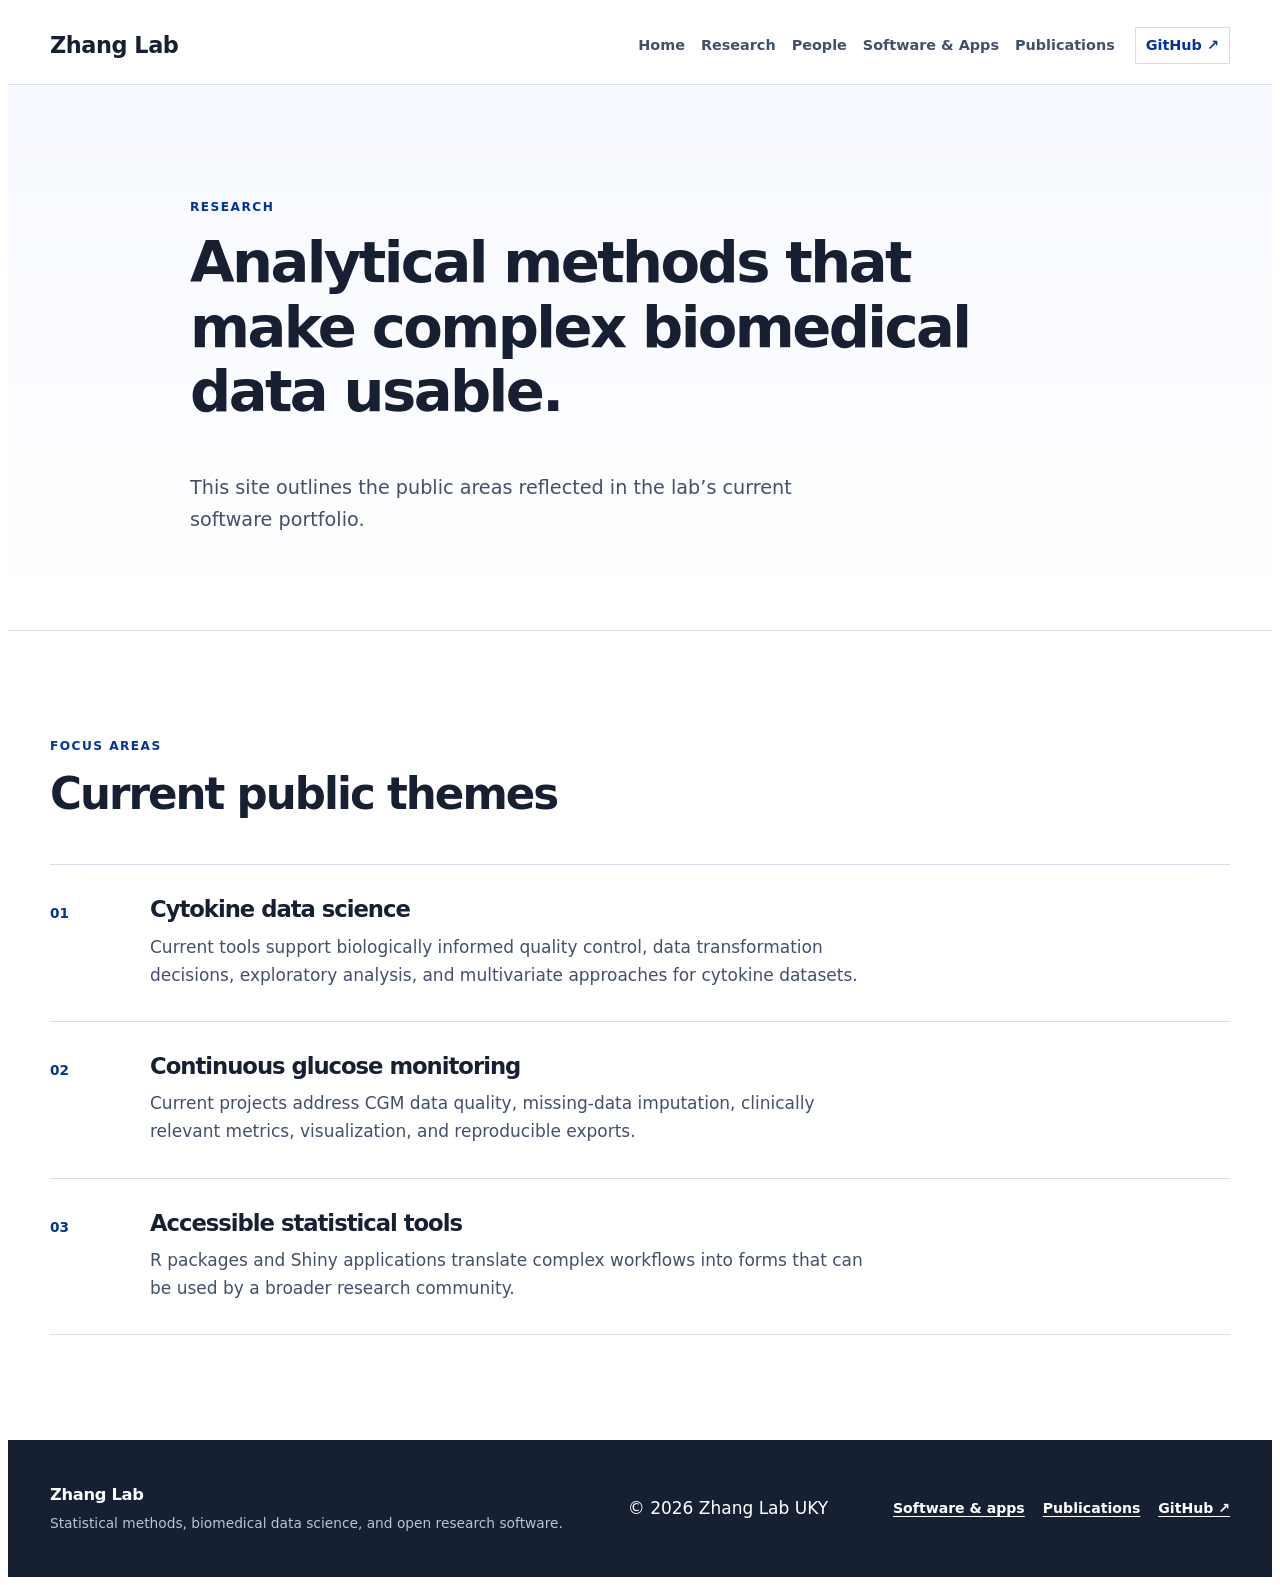
<file: docs/research.html>
<!DOCTYPE html>

<html>

<head>

<meta charset="utf-8" />
<meta name="generator" content="pandoc" />
<meta http-equiv="X-UA-Compatible" content="IE=EDGE" />

<meta name="viewport" content="width=device-width, initial-scale=1" />



<title>Research | Zhang Lab | University of Kentucky</title>

<script src="site_libs/header-attrs-2.31/header-attrs.js"></script>
<link href="site_libs/highlightjs-9.12.0/default.css" rel="stylesheet" />
<script src="site_libs/highlightjs-9.12.0/highlight.js"></script>
<meta name="google-site-verification" content="EeB2jFbdPNDR_9L0_OuowgauQdKRKd-zUmO2JhWP1ak" />
<link rel="icon" type="image/png" href="assets/favicon.png">
<script type="application/ld+json">
{
  "@context": "https://schema.org",
  "@type": "Organization",
  "@id": "https://zhanglabuky.github.io/lab-website/#organization",
  "name": "Zhang Lab",
  "url": "https://zhanglabuky.github.io/lab-website/",
  "parentOrganization": {
    "@type": "CollegeOrUniversity",
    "name": "University of Kentucky",
    "url": "https://www.uky.edu/"
  },
  "member": {
    "@type": "Person",
    "name": "Xiaohua Douglas Zhang",
    "jobTitle": "Professor",
    "url": "https://cph.uky.edu/directory/xiaohua-zhang",
    "sameAs": "https://orcid.org/0000-0002-2486-7931"
  }
}
</script>
<meta name="description" content="Research at the Zhang Lab at the University of Kentucky: analytical methods and software for complex biomedical data." />
<link rel="canonical" href="https://zhanglabuky.github.io/lab-website/research.html" />

<style type="text/css">
  code{white-space: pre-wrap;}
  span.smallcaps{font-variant: small-caps;}
  span.underline{text-decoration: underline;}
  div.column{display: inline-block; vertical-align: top; width: 50%;}
  div.hanging-indent{margin-left: 1.5em; text-indent: -1.5em;}
  ul.task-list{list-style: none;}
    </style>

<style type="text/css">code{white-space: pre;}</style>
<script type="text/javascript">
if (window.hljs) {
  hljs.configure({languages: []});
  hljs.initHighlightingOnLoad();
  if (document.readyState && document.readyState === "complete") {
    window.setTimeout(function() { hljs.initHighlighting(); }, 0);
  }
}
</script>






<link rel="stylesheet" href="assets/css/zhang-lab.css" type="text/css" />




</head>

<body>


<nav class="site-nav" aria-label="Primary navigation">
  <div class="site-shell site-nav-inner">
    <a class="site-wordmark" href="index.html">Zhang Lab</a>
    <div class="site-nav-links">
      <a href="index.html">Home</a>
      <a href="research.html">Research</a>
      <a href="people.html">People</a>
      <a href="software.html">Software &amp; Apps</a>
      <a href="publications.html">Publications</a>
      <a class="site-nav-github" href="https://github.com/ZhangLabUKY" target="_blank" rel="noopener">GitHub <span aria-hidden="true">↗</span></a>
    </div>
  </div>
</nav>


<h1 class="title toc-ignore">Research | Zhang Lab | University of
Kentucky</h1>



<section class="page-hero" aria-labelledby="research-title">
<div class="site-shell narrow-copy">
<p class="eyebrow">
Research
</p>
<h1 id="research-title">
Analytical methods that make complex biomedical data usable.
</h1>
<p class="page-lede">
This site outlines the public areas reflected in the lab’s current
software portfolio.
</p>
</div>
</section>
<section class="section" aria-labelledby="focus-areas">
<div class="site-shell">
<div class="section-heading">
<p class="eyebrow">
Focus areas
</p>
<h2 id="focus-areas">
Current public themes
</h2>
</div>
<div class="research-list">
<article class="research-item">
<p class="research-number">
01
</p>
<div>
<h3>
Cytokine data science
</h3>
<p>
Current tools support biologically informed quality control, data
transformation decisions, exploratory analysis, and multivariate
approaches for cytokine datasets.
</p>
</div>
</article>
<article class="research-item">
<p class="research-number">
02
</p>
<div>
<h3>
Continuous glucose monitoring
</h3>
<p>
Current projects address CGM data quality, missing-data imputation,
clinically relevant metrics, visualization, and reproducible exports.
</p>
</div>
</article>
<article class="research-item">
<p class="research-number">
03
</p>
<div>
<h3>
Accessible statistical tools
</h3>
<p>
R packages and Shiny applications translate complex workflows into forms
that can be used by a broader research community.
</p>
</div>
</article>
</div>
</div>
</section>

<footer class="site-footer">
  <div class="site-shell footer-inner">
    <div>
      <p class="footer-wordmark">Zhang Lab</p>
      <p class="footer-note">Statistical methods, biomedical data science, and open research software.</p>
    </div>
    <div class="container text-center navbar-text">
        &copy; 2026 Zhang Lab UKY
    </div>
    <div class="footer-links" aria-label="Footer links">
      <a href="software.html">Software &amp; apps</a>
      <a href="publications.html">Publications</a>
      <a href="https://github.com/ZhangLabUKY" target="_blank" rel="noopener">GitHub <span aria-hidden="true">↗</span></a>
    </div>
  </div>
</footer>


<!-- code folding -->


<!-- dynamically load mathjax for compatibility with self-contained -->
<script>
  (function () {
    var script = document.createElement("script");
    script.type = "text/javascript";
    script.src  = "https://mathjax.rstudio.com/latest/MathJax.js?config=TeX-AMS-MML_HTMLorMML";
    document.getElementsByTagName("head")[0].appendChild(script);
  })();
</script>

</body>
</html>
</file>
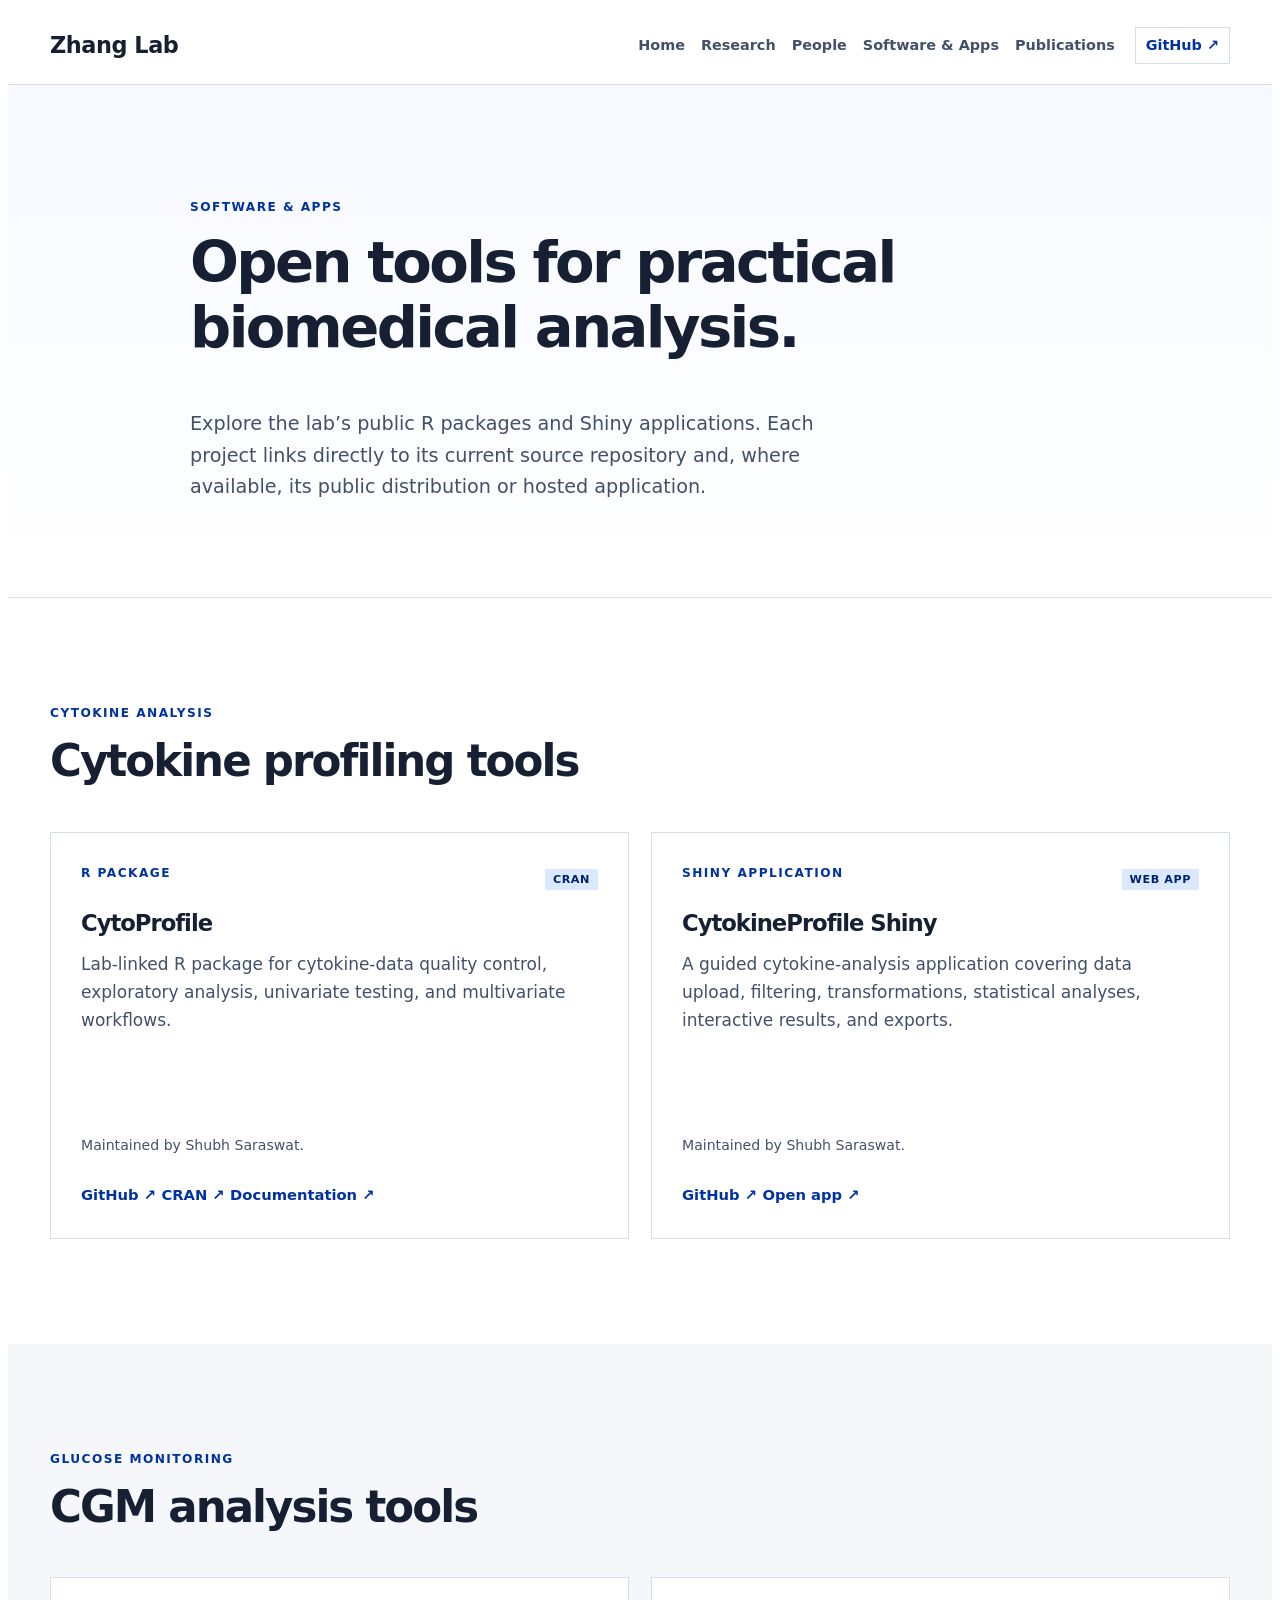
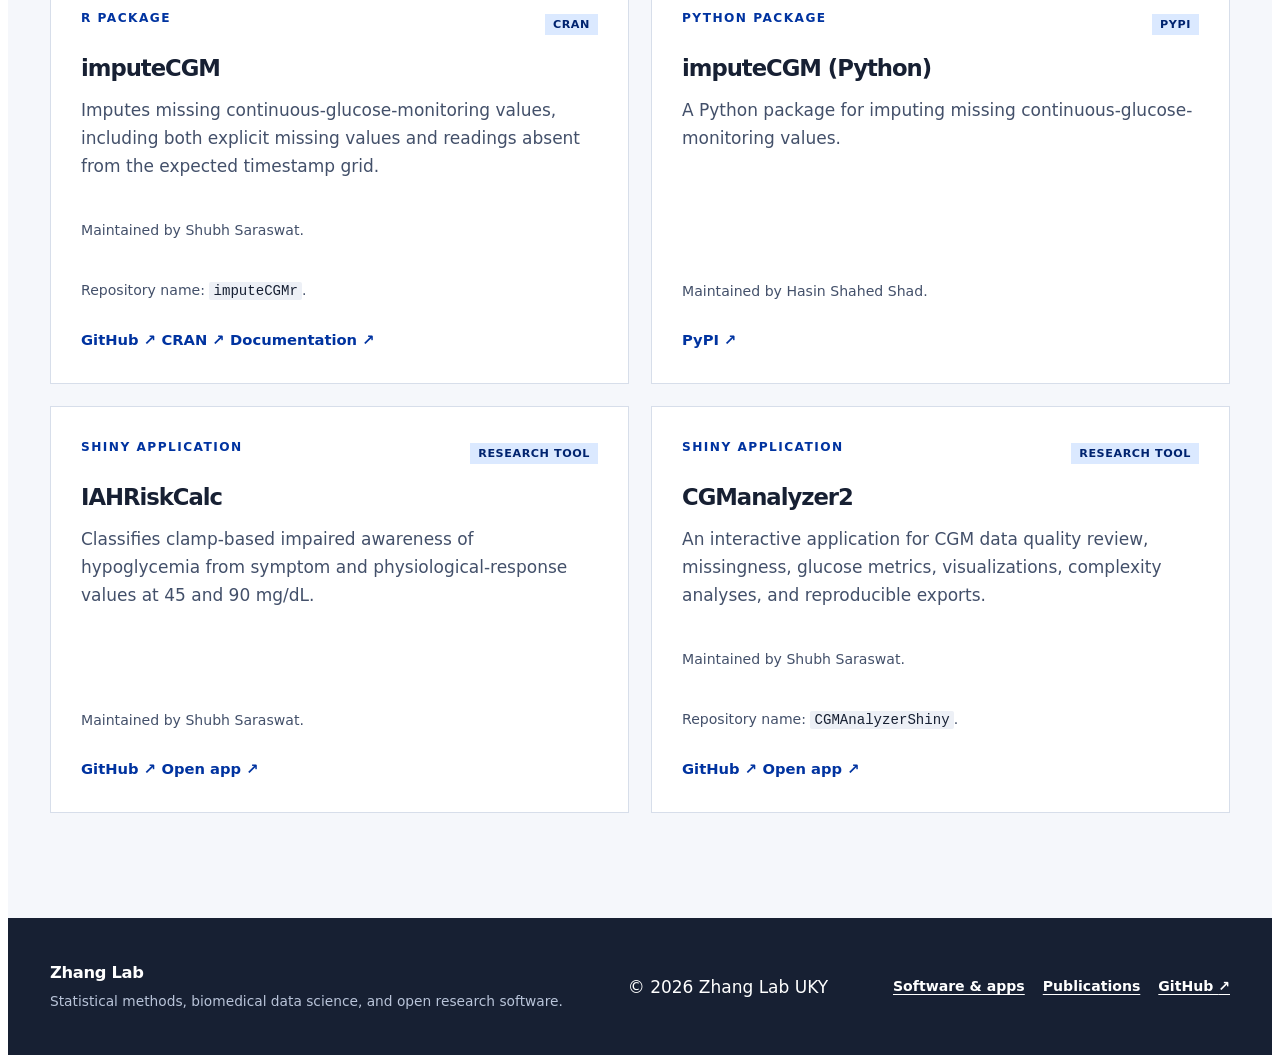
<file: docs/software.html>
<!DOCTYPE html>

<html>

<head>

<meta charset="utf-8" />
<meta name="generator" content="pandoc" />
<meta http-equiv="X-UA-Compatible" content="IE=EDGE" />

<meta name="viewport" content="width=device-width, initial-scale=1" />



<title>Software &amp; Apps | Zhang Lab | University of Kentucky</title>

<script src="site_libs/header-attrs-2.31/header-attrs.js"></script>
<link href="site_libs/highlightjs-9.12.0/default.css" rel="stylesheet" />
<script src="site_libs/highlightjs-9.12.0/highlight.js"></script>
<meta name="google-site-verification" content="EeB2jFbdPNDR_9L0_OuowgauQdKRKd-zUmO2JhWP1ak" />
<link rel="icon" type="image/png" href="assets/favicon.png">
<script type="application/ld+json">
{
  "@context": "https://schema.org",
  "@type": "Organization",
  "@id": "https://zhanglabuky.github.io/lab-website/#organization",
  "name": "Zhang Lab",
  "url": "https://zhanglabuky.github.io/lab-website/",
  "parentOrganization": {
    "@type": "CollegeOrUniversity",
    "name": "University of Kentucky",
    "url": "https://www.uky.edu/"
  },
  "member": {
    "@type": "Person",
    "name": "Xiaohua Douglas Zhang",
    "jobTitle": "Professor",
    "url": "https://cph.uky.edu/directory/xiaohua-zhang",
    "sameAs": "https://orcid.org/0000-0002-2486-7931"
  }
}
</script>
<meta name="description" content="Open-source R packages, Python software, and Shiny applications from the Zhang Lab at the University of Kentucky." />
<link rel="canonical" href="https://zhanglabuky.github.io/lab-website/software.html" />

<style type="text/css">
  code{white-space: pre-wrap;}
  span.smallcaps{font-variant: small-caps;}
  span.underline{text-decoration: underline;}
  div.column{display: inline-block; vertical-align: top; width: 50%;}
  div.hanging-indent{margin-left: 1.5em; text-indent: -1.5em;}
  ul.task-list{list-style: none;}
    </style>

<style type="text/css">code{white-space: pre;}</style>
<script type="text/javascript">
if (window.hljs) {
  hljs.configure({languages: []});
  hljs.initHighlightingOnLoad();
  if (document.readyState && document.readyState === "complete") {
    window.setTimeout(function() { hljs.initHighlighting(); }, 0);
  }
}
</script>






<link rel="stylesheet" href="assets/css/zhang-lab.css" type="text/css" />




</head>

<body>


<nav class="site-nav" aria-label="Primary navigation">
  <div class="site-shell site-nav-inner">
    <a class="site-wordmark" href="index.html">Zhang Lab</a>
    <div class="site-nav-links">
      <a href="index.html">Home</a>
      <a href="research.html">Research</a>
      <a href="people.html">People</a>
      <a href="software.html">Software &amp; Apps</a>
      <a href="publications.html">Publications</a>
      <a class="site-nav-github" href="https://github.com/ZhangLabUKY" target="_blank" rel="noopener">GitHub <span aria-hidden="true">↗</span></a>
    </div>
  </div>
</nav>


<h1 class="title toc-ignore">Software &amp; Apps | Zhang Lab |
University of Kentucky</h1>



<section class="page-hero" aria-labelledby="software-title">
<div class="site-shell narrow-copy">
<p class="eyebrow">
Software &amp; apps
</p>
<h1 id="software-title">
Open tools for practical biomedical analysis.
</h1>
<p class="page-lede">
Explore the lab’s public R packages and Shiny applications. Each project
links directly to its current source repository and, where available,
its public distribution or hosted application.
</p>
</div>
</section>
<section class="section" aria-labelledby="cytokine-tools">
<div class="site-shell">
<div class="section-heading">
<p class="eyebrow">
Cytokine analysis
</p>
<h2 id="cytokine-tools">
Cytokine profiling tools
</h2>
</div>
<div class="software-grid">
<article class="software-card">
<div class="software-card-top">
<p class="tool-type">
R package
</p>
<p><span class="status-tag">CRAN</span></p>
</div>
<h3>
CytoProfile
</h3>
<p>
Lab-linked R package for cytokine-data quality control, exploratory
analysis, univariate testing, and multivariate workflows.
</p>
<p class="software-note">
Maintained by Shubh Saraswat.
</p>
<div class="link-row">
<p><a class="text-link" href="https://github.com/saraswatsh/CytoProfile" target="_blank" rel="noopener">GitHub
<span aria-hidden="true">↗</span></a>
<a class="text-link" href="https://cran.r-project.org/package=CytoProfile" target="_blank" rel="noopener">CRAN
<span aria-hidden="true">↗</span></a>
<a class="text-link" href="https://cytoprofile.cytokineprofile.org/" target="_blank" rel="noopener">Documentation
<span aria-hidden="true">↗</span></a></p>
</div>
</article>
<article class="software-card">
<div class="software-card-top">
<p class="tool-type">
Shiny application
</p>
<p><span class="status-tag">Web app</span></p>
</div>
<h3>
CytokineProfile Shiny
</h3>
<p>
A guided cytokine-analysis application covering data upload, filtering,
transformations, statistical analyses, interactive results, and exports.
</p>
<p class="software-note">
Maintained by Shubh Saraswat.
</p>
<div class="link-row">
<p><a class="text-link" href="https://github.com/ZhangLabUKY/CytokineProfileShinyApp" target="_blank" rel="noopener">GitHub
<span aria-hidden="true">↗</span></a>
<a class="text-link" href="https://shiny.cytokineprofile.org" target="_blank" rel="noopener">Open
app <span aria-hidden="true">↗</span></a></p>
</div>
</article>
</div>
</div>
</section>
<section class="section section-muted" aria-labelledby="cgm-tools">
<div class="site-shell">
<div class="section-heading">
<p class="eyebrow">
Glucose monitoring
</p>
<h2 id="cgm-tools">
CGM analysis tools
</h2>
</div>
<div class="software-grid">
<article class="software-card">
<div class="software-card-top">
<p class="tool-type">
R package
</p>
<p><span class="status-tag">CRAN</span></p>
</div>
<h3>
imputeCGM
</h3>
<p>
Imputes missing continuous-glucose-monitoring values, including both
explicit missing values and readings absent from the expected timestamp
grid.
</p>
<p class="software-note">
Maintained by Shubh Saraswat.
</p>
<p class="software-note">
Repository name: <code>imputeCGMr</code>.
</p>
<div class="link-row">
<p><a class="text-link" href="https://github.com/ZhangLabUKY/imputeCGMr" target="_blank" rel="noopener">GitHub
<span aria-hidden="true">↗</span></a>
<a class="text-link" href="https://cran.r-project.org/package=imputeCGM" target="_blank" rel="noopener">CRAN
<span aria-hidden="true">↗</span></a>
<a class="text-link" href="https://zhanglabuky.github.io/imputeCGMr/" target="_blank" rel="noopener">Documentation
<span aria-hidden="true">↗</span></a></p>
</div>
</article>
<article class="software-card">
<div class="software-card-top">
<p class="tool-type">
Python package
</p>
<p><span class="status-tag">PyPI</span></p>
</div>
<h3>
imputeCGM (Python)
</h3>
<p>
A Python package for imputing missing continuous-glucose-monitoring
values.
</p>
<p class="software-note">
Maintained by Hasin Shahed Shad.
</p>
<div class="link-row">
<p><a class="text-link" href="https://pypi.org/project/imputeCGM/" target="_blank" rel="noopener">PyPI
<span aria-hidden="true">↗</span></a></p>
</div>
</article>
<article class="software-card">
<div class="software-card-top">
<p class="tool-type">
Shiny application
</p>
<p><span class="status-tag">Research tool</span></p>
</div>
<h3>
IAHRiskCalc
</h3>
<p>
Classifies clamp-based impaired awareness of hypoglycemia from symptom
and physiological-response values at 45 and 90 mg/dL.
</p>
<p class="software-note">
Maintained by Shubh Saraswat.
</p>
<div class="link-row">
<p><a class="text-link" href="https://github.com/ZhangLabUKY/IAHRiskCalc" target="_blank" rel="noopener">GitHub
<span aria-hidden="true">↗</span></a>
<a class="text-link" href="https://xdzhanglab-iahriskcalc.share.connect.posit.cloud/" target="_blank" rel="noopener">Open
app <span aria-hidden="true">↗</span></a></p>
</div>
</article>
<article class="software-card">
<div class="software-card-top">
<p class="tool-type">
Shiny application
</p>
<p><span class="status-tag">Research tool</span></p>
</div>
<h3>
CGManalyzer2
</h3>
<p>
An interactive application for CGM data quality review, missingness,
glucose metrics, visualizations, complexity analyses, and reproducible
exports.
</p>
<p class="software-note">
Maintained by Shubh Saraswat.
</p>
<p class="software-note">
Repository name: <code>CGMAnalyzerShiny</code>.
</p>
<div class="link-row">
<p><a class="text-link" href="https://github.com/ZhangLabUKY/CGMAnalyzerShiny" target="_blank" rel="noopener">GitHub
<span aria-hidden="true">↗</span></a>
<a class="text-link" href="https://xdzhanglab-cgmanalyzer2.share.connect.posit.cloud/" target="_blank" rel="noopener">Open
app <span aria-hidden="true">↗</span></a></p>
</div>
</article>
</div>
</div>
</section>

<footer class="site-footer">
  <div class="site-shell footer-inner">
    <div>
      <p class="footer-wordmark">Zhang Lab</p>
      <p class="footer-note">Statistical methods, biomedical data science, and open research software.</p>
    </div>
    <div class="container text-center navbar-text">
        &copy; 2026 Zhang Lab UKY
    </div>
    <div class="footer-links" aria-label="Footer links">
      <a href="software.html">Software &amp; apps</a>
      <a href="publications.html">Publications</a>
      <a href="https://github.com/ZhangLabUKY" target="_blank" rel="noopener">GitHub <span aria-hidden="true">↗</span></a>
    </div>
  </div>
</footer>


<!-- code folding -->


<!-- dynamically load mathjax for compatibility with self-contained -->
<script>
  (function () {
    var script = document.createElement("script");
    script.type = "text/javascript";
    script.src  = "https://mathjax.rstudio.com/latest/MathJax.js?config=TeX-AMS-MML_HTMLorMML";
    document.getElementsByTagName("head")[0].appendChild(script);
  })();
</script>

</body>
</html>
</file>
<file: docs/site_libs/highlightjs-9.12.0/default.css>
.hljs-literal {
  color: #990073;
}

.hljs-number {
  color: #099;
}

.hljs-comment {
  color: #998;
  font-style: italic;
}

.hljs-keyword {
  color: #900;
  font-weight: bold;
}

.hljs-string {
  color: #d14;
}
</file>
<file: docs/assets/css/zhang-lab.css>
:root {
  --uky-blue: #0033a0;
  --uky-blue-dark: #00236f;
  --ink: #172033;
  --ink-soft: #43506a;
  --sky: #dbe9ff;
  --mist: #f5f7fb;
  --line: #d7deea;
  --white: #ffffff;
  --focus: #f6b400;
  --shadow: 0 16px 42px rgba(23, 32, 51, 0.09);
}

html {
  scroll-behavior: smooth;
}

body {
  background: var(--white);
  color: var(--ink);
  font-family: Inter, ui-sans-serif, system-ui, -apple-system, BlinkMacSystemFont, "Segoe UI", sans-serif;
  font-size: 17px;
  line-height: 1.65;
  padding-top: 0;
}

a {
  color: var(--uky-blue);
  text-decoration-thickness: 1px;
  text-underline-offset: 0.18em;
}

a:hover {
  color: var(--uky-blue-dark);
}

a:focus-visible,
button:focus-visible {
  border-radius: 4px;
  box-shadow: 0 0 0 4px var(--focus);
  outline: 2px solid var(--ink);
  outline-offset: 3px;
}

h1.title {
  display: none;
}

.main-container {
  margin: 0;
  max-width: none;
  padding: 0;
  width: 100%;
}

.site-shell {
  margin: 0 auto;
  max-width: 1180px;
  padding-left: 32px;
  padding-right: 32px;
}

.site-nav {
  background: rgba(255, 255, 255, 0.97);
  border: 0;
  border-bottom: 1px solid var(--line);
  box-shadow: none;
  margin: 0;
  min-height: 76px;
  position: sticky;
  top: 0;
  z-index: 20;
}

.site-nav-inner {
  align-items: center;
  display: flex;
  gap: 28px;
  justify-content: space-between;
  min-height: 75px;
}

.site-wordmark {
  color: var(--ink);
  font-size: 1.4rem;
  font-weight: 750;
  letter-spacing: -0.02em;
  text-decoration: none;
  white-space: nowrap;
}

.site-wordmark span {
  color: var(--uky-blue);
}

.site-wordmark:hover {
  color: var(--ink);
}

.site-nav-links {
  align-items: center;
  display: flex;
  flex-wrap: wrap;
  gap: 5px 16px;
  justify-content: flex-end;
}

.site-nav-links a {
  color: var(--ink-soft);
  font-size: 0.9rem;
  font-weight: 650;
  text-decoration: none;
}

.site-nav-links a:hover,
.site-nav-links a:focus {
  color: var(--uky-blue);
}

.site-nav-links .site-nav-github {
  border: 1px solid var(--line);
  color: var(--uky-blue);
  margin-left: 4px;
  padding: 6px 10px;
}

.hero {
  background: linear-gradient(135deg, #f4f8ff 0%, #ffffff 52%, #eaf2ff 100%);
  border-bottom: 1px solid var(--line);
  overflow: hidden;
}

.hero-grid {
  align-items: center;
  display: grid;
  gap: 72px;
  grid-template-columns: minmax(0, 1.35fr) minmax(300px, 0.65fr);
  min-height: 590px;
}

.hero-copy {
  padding-bottom: 68px;
  padding-top: 88px;
}

.eyebrow,
.tool-type,
.person-role,
.contact-label,
.panel-kicker {
  color: var(--uky-blue);
  font-size: 0.76rem;
  font-weight: 800;
  letter-spacing: 0.12em;
  margin: 0 0 14px;
  text-transform: uppercase;
}

h1,
h2,
h3,
p {
  margin-top: 0;
}

h1,
h2,
h3 {
  color: var(--ink);
  font-weight: 780;
  letter-spacing: -0.045em;
  line-height: 1.12;
}

h1 {
  font-size: clamp(2.7rem, 5.2vw, 5.15rem);
  max-width: 790px;
}

h2 {
  font-size: clamp(2rem, 3.4vw, 3.1rem);
}

h3 {
  font-size: 1.42rem;
}

.hero-lede,
.page-lede {
  color: var(--ink-soft);
  font-size: 1.2rem;
  line-height: 1.65;
  margin: 28px 0 0;
  max-width: 690px;
}

.button-row,
.link-row {
  align-items: center;
  display: flex;
  flex-wrap: wrap;
  gap: 12px 22px;
  margin-top: 34px;
}

.button {
  align-items: center;
  border: 2px solid transparent;
  border-radius: 3px;
  display: inline-flex;
  font-size: 0.92rem;
  font-weight: 750;
  justify-content: center;
  min-height: 48px;
  padding: 10px 20px;
  text-decoration: none;
  transition: background-color 160ms ease, border-color 160ms ease, color 160ms ease, transform 160ms ease;
}

.button:hover {
  transform: translateY(-1px);
}

.button-primary {
  background: var(--uky-blue);
  color: var(--white);
}

.button-primary:hover {
  background: var(--uky-blue-dark);
  color: var(--white);
}

.button-secondary {
  background: transparent;
  border-color: var(--uky-blue);
  color: var(--uky-blue);
}

.button-secondary:hover {
  background: var(--sky);
  color: var(--uky-blue-dark);
}

.button-light {
  background: var(--white);
  color: var(--uky-blue-dark);
}

.button-light:hover {
  background: var(--sky);
  color: var(--uky-blue-dark);
}

.hero-panel {
  background: var(--uky-blue);
  box-shadow: var(--shadow);
  color: var(--white);
  padding: 38px;
}

.hero-panel .panel-kicker {
  color: #cbdcff;
}

.hero-panel h2 {
  color: var(--white);
  font-size: 2rem;
}

.hero-panel p:not(.panel-kicker) {
  color: #e3ebff;
}

.panel-rule {
  background: rgba(255, 255, 255, 0.34);
  height: 1px;
  margin: 26px 0 18px;
}

.hero-panel .panel-caption {
  font-size: 0.9rem;
  margin-bottom: 0;
}

.section {
  padding: 105px 0;
}

.section-muted {
  background: var(--mist);
}

.section-heading {
  margin-bottom: 46px;
  max-width: 760px;
}

.section-heading > p:not(.eyebrow),
.feature-card p:not(.card-index),
.tool-preview p:not(.tool-type),
.software-card > p,
.person-card p:not(.person-role),
.research-item p:not(.research-number),
.two-column-copy p,
.contact-card p:not(.contact-label),
.publication-list p {
  color: var(--ink-soft);
}

.section-heading h2 {
  margin-bottom: 18px;
}

.section-heading-split {
  align-items: end;
  display: flex;
  gap: 30px;
  justify-content: space-between;
  max-width: none;
}

.section-heading-split h2 {
  margin-bottom: 0;
  max-width: 720px;
}

.text-link {
  color: var(--uky-blue);
  font-size: 0.92rem;
  font-weight: 750;
  text-decoration: none;
}

.text-link:hover {
  color: var(--uky-blue-dark);
  text-decoration: underline;
}

.card-grid,
.featured-grid,
.software-grid,
.people-grid,
.contact-grid {
  display: grid;
  gap: 22px;
}

.card-grid-three {
  grid-template-columns: repeat(3, minmax(0, 1fr));
}

.feature-card,
.tool-preview,
.software-card,
.person-card,
.contact-card {
  background: var(--white);
  border: 1px solid var(--line);
  padding: 30px;
}

.feature-card {
  min-height: 265px;
}

.card-index {
  color: var(--uky-blue);
  font-size: 0.82rem;
  font-weight: 800;
  letter-spacing: 0.08em;
}

.feature-card h3,
.tool-preview h3,
.software-card h3,
.person-card h3 {
  margin-bottom: 14px;
}

.feature-card p:last-child,
.tool-preview p:last-of-type,
.software-card p:last-of-type,
.person-card p:last-child,
.contact-card p:last-child {
  margin-bottom: 0;
}

.featured-grid {
  grid-template-columns: repeat(2, minmax(0, 1fr));
}

.tool-preview {
  border-top: 5px solid var(--uky-blue);
  min-height: 280px;
}

.tool-preview .text-link {
  display: inline-block;
  margin-top: 12px;
}

.cta-section {
  background: var(--uky-blue-dark);
  padding: 80px 0;
}

.cta-layout {
  align-items: center;
  display: flex;
  gap: 30px;
  justify-content: space-between;
}

.cta-section h2,
.cta-section p {
  color: var(--white);
}

.cta-section h2 {
  font-size: clamp(2rem, 3.8vw, 3.45rem);
  margin-bottom: 12px;
}

.cta-section p:not(.eyebrow) {
  color: #dce7ff;
  margin-bottom: 0;
}

.eyebrow-light {
  color: #c9d9ff;
}

.page-hero {
  background: linear-gradient(180deg, #f6f9ff 0%, #ffffff 100%);
  border-bottom: 1px solid var(--line);
  padding: 112px 0 94px;
}

.narrow-copy {
  max-width: 900px;
}

.narrow-copy h1 {
  font-size: clamp(2.6rem, 4.5vw, 4.4rem);
}

.research-list {
  border-top: 1px solid var(--line);
}

.research-item {
  align-items: start;
  border-bottom: 1px solid var(--line);
  display: grid;
  gap: 30px;
  grid-template-columns: 70px 1fr;
  padding: 32px 0;
}

.research-item h3 {
  margin-bottom: 10px;
}

.research-item p:last-child {
  margin-bottom: 0;
  max-width: 720px;
}

.research-number {
  color: var(--uky-blue);
  font-size: 0.85rem;
  font-weight: 800;
  padding-top: 5px;
}

.two-column-copy {
  display: grid;
  gap: 70px;
  grid-template-columns: minmax(0, 0.9fr) minmax(0, 1.1fr);
}

.two-column-copy h2 {
  margin-bottom: 0;
}

.person-card-featured {
  align-items: start;
  display: grid;
  gap: 34px;
  grid-template-columns: 116px 1fr;
  max-width: 850px;
  padding: 36px;
}

.person-photo {
  aspect-ratio: 1;
  border-radius: 50%;
  display: block;
  flex: 0 0 84px;
  height: 84px;
  object-fit: cover;
  object-position: center;
  overflow: hidden;
  width: 84px;
}

.person-card-featured .person-photo {
  flex-basis: 108px;
  height: 108px;
  width: 108px;
}

.people-grid {
  grid-template-columns: repeat(2, minmax(0, 1fr));
}

.person-card {
  display: flex;
  gap: 25px;
}

.person-card-linked {
  cursor: pointer;
  position: relative;
  transition: border-color 160ms ease, box-shadow 160ms ease, transform 160ms ease;
}

.person-card-overlay {
  display: block;
  inset: 0;
  position: absolute;
  z-index: 2;
}

.person-card-linked:hover {
  border-color: var(--uky-blue);
  box-shadow: var(--shadow);
  transform: translateY(-2px);
}

.person-card-overlay:focus-visible {
  outline: 3px solid var(--focus);
  outline-offset: -5px;
}

.person-title {
  color: var(--ink) !important;
  font-size: 0.95rem;
  font-weight: 700;
  line-height: 1.45;
  margin-bottom: 14px;
}

.person-contact {
  font-size: 0.9rem;
  line-height: 1.55;
}

.placeholder-copy {
  font-style: italic;
}

.software-grid {
  grid-template-columns: repeat(2, minmax(0, 1fr));
}

.software-card {
  display: flex;
  flex-direction: column;
  min-height: 345px;
}

.software-card-top {
  align-items: start;
  display: flex;
  justify-content: space-between;
  margin-bottom: 20px;
}

.software-card-top .tool-type {
  margin-bottom: 0;
}

.status-tag {
  background: var(--sky);
  color: var(--uky-blue-dark);
  font-size: 0.7rem;
  font-weight: 800;
  letter-spacing: 0.05em;
  padding: 4px 8px;
  text-transform: uppercase;
}

.software-note {
  font-size: 0.88rem;
  margin-top: auto;
}

.software-note code {
  background: #edf0f6;
  border-radius: 2px;
  color: var(--ink);
  padding: 1px 4px;
}

.software-card .link-row {
  margin-top: 22px;
}

.publication-layout {
  max-width: 920px;
}

.publication-year-group + .publication-year-group {
  margin-top: 64px;
}

.publication-year-group > h3 {
  color: var(--uky-blue);
  font-size: 2rem;
  margin-bottom: 18px;
}

.publication-list {
  border-top: 1px solid var(--line);
  list-style: none;
  margin: 0;
  padding: 0;
}

.publication-list li {
  border-bottom: 1px solid var(--line);
  padding: 33px 0;
}

.publication-authors,
.publication-year {
  font-size: 0.95rem;
  margin-bottom: 8px;
}

.publication-list h3 {
  font-size: 1.5rem;
  margin-bottom: 8px;
  max-width: 760px;
}

.publication-entry {
  font-size: 1rem;
  line-height: 1.75;
  margin-bottom: 0;
  max-width: 800px;
}

.publication-doi {
  align-items: center;
  border: 1px solid var(--uky-blue);
  border-radius: 999px;
  color: var(--uky-blue);
  display: inline-flex;
  font-size: 0.78rem;
  font-weight: 800;
  letter-spacing: 0.04em;
  line-height: 1;
  margin-top: 14px;
  padding: 8px 11px;
  text-decoration: none;
  text-transform: uppercase;
  transition: background-color 160ms ease, border-color 160ms ease, color 160ms ease, transform 160ms ease;
}

.publication-doi:hover {
  background: var(--uky-blue);
  color: var(--white);
  transform: translateY(-1px);
}

.publication-list .text-link {
  display: inline-block;
  margin-top: 8px;
}

.contact-grid {
  grid-template-columns: repeat(2, minmax(0, 1fr));
}

.contact-card {
  min-height: 315px;
  padding: 38px;
}

.contact-card h2 {
  font-size: 2rem;
}

.contact-card-blue {
  background: var(--uky-blue);
  border-color: var(--uky-blue);
}

.contact-card-blue h2,
.contact-card-blue p {
  color: var(--white);
}

.contact-card-blue .contact-label {
  color: #cbdcff;
}

.contact-card-blue .button {
  margin-top: 20px;
}

.site-footer {
  background: var(--ink);
  color: var(--white);
  padding: 42px 0;
}

.footer-inner {
  align-items: center;
  display: flex;
  gap: 30px;
  justify-content: space-between;
}

.footer-wordmark {
  color: var(--white);
  font-size: 1.02rem;
  font-weight: 800;
  letter-spacing: -0.02em;
  margin-bottom: 3px;
}

.footer-wordmark span {
  color: #adc8ff;
}

.footer-note {
  color: #b9c4d9;
  font-size: 0.86rem;
  margin-bottom: 0;
}

.footer-links {
  display: flex;
  flex-wrap: wrap;
  gap: 18px;
}

.footer-links a {
  color: var(--white);
  font-size: 0.88rem;
  font-weight: 700;
}

.footer-links a:hover {
  color: #adc8ff;
}

@media (max-width: 900px) {
  .site-shell {
    padding-left: 24px;
    padding-right: 24px;
  }

  .hero-grid {
    gap: 40px;
    grid-template-columns: 1fr;
    min-height: auto;
  }

  .hero-copy {
    padding-bottom: 32px;
    padding-top: 70px;
  }

  .hero-panel {
    margin-bottom: 72px;
  }

  .card-grid-three,
  .software-grid,
  .people-grid {
    grid-template-columns: 1fr 1fr;
  }

}

@media (max-width: 767px) {
  .site-nav-inner {
    align-items: flex-start;
    flex-direction: column;
    gap: 8px;
    min-height: 0;
    padding-bottom: 14px;
    padding-top: 14px;
  }

  .site-wordmark {
    font-size: 1.15rem;
  }

  .site-nav-links {
    gap: 7px 13px;
    justify-content: flex-start;
  }

  .site-nav-links a {
    font-size: 0.84rem;
  }

  .site-nav-links .site-nav-github {
    margin-left: 0;
  }

  .site-shell {
    padding-left: 20px;
    padding-right: 20px;
  }

  h1 {
    font-size: clamp(2.45rem, 12vw, 3.65rem);
  }

  h2 {
    font-size: 2rem;
  }

  .hero-copy {
    padding-top: 58px;
  }

  .hero-lede,
  .page-lede {
    font-size: 1.06rem;
  }

  .hero-panel,
  .feature-card,
  .tool-preview,
  .software-card,
  .person-card,
  .contact-card {
    padding: 26px;
  }

  .section,
  .page-hero {
    padding-bottom: 72px;
    padding-top: 72px;
  }

  .section-heading-split,
  .cta-layout,
  .footer-inner {
    align-items: start;
    flex-direction: column;
  }

  .card-grid-three,
  .featured-grid,
  .software-grid,
  .people-grid,
  .contact-grid,
  .two-column-copy {
    grid-template-columns: 1fr;
  }

  .research-item {
    gap: 8px;
    grid-template-columns: 1fr;
  }

  .research-number {
    padding-top: 0;
  }

  .person-card-featured,
  .person-card {
    display: flex;
    flex-direction: column;
  }

  .person-card-featured .person-photo {
    height: 84px;
    width: 84px;
  }

  .cta-layout {
    gap: 24px;
  }
}
</file>
